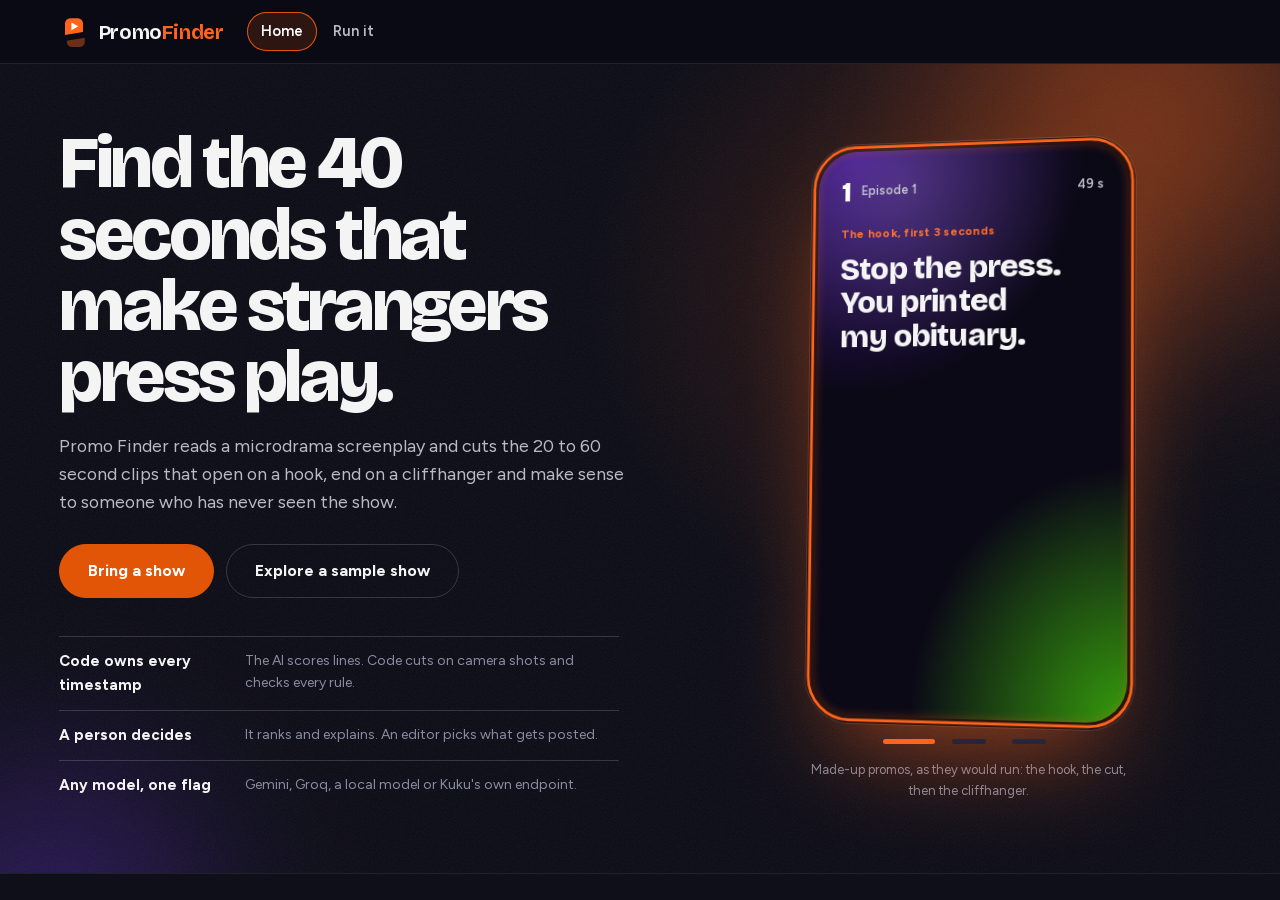
<file: docs/index.html>
<!doctype html>
<html lang="en">
<head>
<meta charset="utf-8">
<meta name="viewport" content="width=device-width, initial-scale=1, viewport-fit=cover">
<meta name="theme-color" content="#0A0A14">
<meta name="wb-token" content="__WB_TOKEN__">
<meta http-equiv="Content-Security-Policy" content="default-src 'none'; script-src 'self' 'wasm-unsafe-eval'; style-src 'self' 'unsafe-inline'; img-src 'self' data: blob:; font-src 'self'; connect-src 'self'; worker-src 'self'; frame-src 'self'; base-uri 'none'; form-action 'none'">
<title>Promo Finder</title>
<link rel="icon" type="image/svg+xml" href="data:image/svg+xml,%3Csvg%20xmlns%3D%22http%3A//www.w3.org/2000/svg%22%20viewBox%3D%220%200%2040%2040%22%3E%3Cdefs%3E%3CclipPath%20id%3D%22t%22%3E%3Cpath%20d%3D%22M0%200H40V18.6L0%2025.4Z%22/%3E%3C/clipPath%3E%3CclipPath%20id%3D%22b%22%3E%3Cpath%20d%3D%22M0%2031.6L40%2024.8V40H0Z%22/%3E%3C/clipPath%3E%3C/defs%3E%3Crect%20x%3D%228%22%20y%3D%221.5%22%20width%3D%2224%22%20height%3D%2237%22%20rx%3D%227%22%20fill%3D%22%23FF641C%22%20clip-path%3D%22url%28%23t%29%22/%3E%3Cg%20transform%3D%22translate%282.4%201.4%29%22%3E%3Crect%20x%3D%228%22%20y%3D%221.5%22%20width%3D%2224%22%20height%3D%2237%22%20rx%3D%227%22%20fill%3D%22%23FF641C%22%20opacity%3D%22.4%22%20clip-path%3D%22url%28%23b%29%22/%3E%3C/g%3E%3Cpath%20d%3D%22M16.6%207.2v10.4l9-5.2z%22%20fill%3D%22%23fff%22/%3E%3C/svg%3E">
<link rel="stylesheet" href="fonts.css?v=1795517937">
<link rel="stylesheet" href="app.css?v=1795517937">
</head>
<body>

<svg width="0" height="0" style="position:absolute" aria-hidden="true">
  <symbol id="logo" viewBox="0 0 40 40">
    <defs>
      <clipPath id="logoTop"><path d="M0 0H40V18.6L0 25.4Z"/></clipPath>
      <clipPath id="logoBottom"><path d="M0 31.6L40 24.8V40H0Z"/></clipPath>
    </defs>
    <rect x="8" y="1.5" width="24" height="37" rx="7" fill="#FF641C" clip-path="url(#logoTop)"/>
    <g transform="translate(2.4 1.4)"><rect x="8" y="1.5" width="24" height="37" rx="7" fill="#FF641C" opacity=".4" clip-path="url(#logoBottom)"/></g>
    <path d="M16.6 7.2v10.4l9-5.2z" fill="#fff"/>
  </symbol>
</svg>

<div id="app" class="app">
  <header class="bar">
    <a class="brand" href="#/" aria-label="Promo Finder, home">
      <svg class="mark" aria-hidden="true"><use href="#logo"/></svg>
      <span class="brand-name">Promo<b>Finder</b></span>
    </a>
    <nav class="nav" id="nav" aria-label="Pages">
      <a href="#/" data-nav="home">Home</a>
      <a href="#/promos" data-nav="promos" class="needs-open">Promos</a>
      <a href="#/season" data-nav="season" class="needs-open">Season</a>
      <a href="#/quality" data-nav="quality" class="needs-open">Quality</a>
      <a href="#/run" data-nav="run">Run it</a>
      <a href="#/review" data-nav="review" class="needs-open">Review <small>optional</small></a>
    </nav>
    <p class="show" id="showTitle"></p>
    <p class="demo-pill" id="demoPill" hidden>Demo with a made-up show</p>
  </header>

  <main class="views">

    <!-- Home: the landing page. It shows no results; those open only when you pick a sample or run a show. -->
    <section class="view" id="v-home" aria-label="Home">
      <div class="hm" id="hm">
        <header class="hm-hero" id="hmHero">
          <i class="hm-orb a" aria-hidden="true"></i><i class="hm-orb b" aria-hidden="true"></i><i class="hm-spot" aria-hidden="true"></i><i class="hm-grain" aria-hidden="true"></i>
          <div class="hm-copy">
            <h1>Find the 40 seconds that make strangers press play.</h1>
            <p class="hm-lede">Promo Finder reads a microdrama screenplay and cuts the 20 to 60 second clips that open on a hook, end on a cliffhanger and make sense to someone who has never seen the show.</p>
            <div class="hm-cta"><a class="pill primary big" href="#/run" id="hmBring">Bring a show</a><button class="pill big" type="button" id="hmSample">Explore a sample show</button></div>
            <ul class="hm-facts">
              <li><b>Code owns every timestamp</b><span>The AI scores lines. Code cuts on camera shots and checks every rule.</span></li>
              <li><b>A person decides</b><span>It ranks and explains. An editor picks what gets posted.</span></li>
              <li><b>Any model, one flag</b><span>Gemini, Groq, a local model or Kuku's own endpoint.</span></li>
            </ul>
          </div>
          <div class="hm-stage">
            <div class="hm-tilt" id="hmTilt">
              <div class="hm-phone ph0" id="hmPhone" aria-label="A sample promo, playing">
                <svg class="hm-ring" viewBox="0 0 360 640" aria-hidden="true"><rect class="t" x="3" y="3" width="354" height="634" rx="46" pathLength="100"/><rect class="a" x="3" y="3" width="354" height="634" rx="46" pathLength="100"/></svg>
                <span class="hm-glare" aria-hidden="true"></span>
                <div class="hm-screen">
                  <p class="hm-top"><b id="hmRank">1</b><span id="hmEp">Episode 1</span><span id="hmLen">49 s</span></p>
                  <p class="hm-label" id="hmLabel">The hook, first 3 seconds</p>
                  <p class="hm-hook" id="hmHook"></p>
                  <span class="hm-cut" aria-hidden="true"></span>
                  <div class="hm-end"><small>Ends on</small><p id="hmEnds"></p></div>
                </div>
              </div>
            </div>
            <div class="hm-dots" id="hmDots" role="group" aria-label="Preview another sample promo"><button type="button" aria-label="Sample promo 1"></button><button type="button" aria-label="Sample promo 2"></button><button type="button" aria-label="Sample promo 3"></button></div>
            <p class="hm-note">Made-up promos, as they would run: the hook, the cut, then the cliffhanger.</p>
          </div>
        </header>

        <section class="hm-how" id="hmHow" aria-label="How it finds a promo">
          <h2>How it finds one</h2>
          <div class="hm-how-grid">
            <ol class="hm-steps" id="hmSteps">
              <li><button type="button" data-s="1" aria-current="true"><i>1</i><span><b>Read the script</b>Every line, shot and sound becomes a timed cue with its own ID.</span></button></li>
              <li><button type="button" data-s="2"><i>2</i><span><b>Score every line</b>An AI rates each line twice: would a clip starting here stop a scroll, would one ending here leave a question open.</span></button></li>
              <li><button type="button" data-s="3"><i>3</i><span><b>Try every legal cut</b>Code pairs each strong opening with each strong ending and keeps only 20 to 60 second cuts on shot edges.</span></button></li>
              <li><button type="button" data-s="4"><i>4</i><span><b>Watch it like a stranger</b>A second AI sees only the clip. Weak openings and endings that answer themselves are dropped.</span></button></li>
              <li><button type="button" data-s="5"><i>5</i><span><b>Rank and hand over</b>Small groups are ranked, the order is set for posting, and an editor gets the list.</span></button></li>
            </ol>
            <div class="hm-vis" id="hmVis" data-step="1" aria-live="off">
              <div class="hv hv1"><ul class="cues">
                <li><time>00:00.00</time><i>E01-001</i><em>Action</em><span>Maya slaps the damp front page on the counter.</span></li>
                <li><time>00:02.29</time><i>E01-002</i><em>Maya</em><span>"Stop the press. You printed my obituary."</span></li>
                <li><time>00:03.00</time><i>E01-003</i><em>Eli</em><span>"Your sister signed off on the proof herself."</span></li>
                <li><time>00:05.80</time><i>E01-004</i><em>Camera</em><span>The red press light reflects in her glasses.</span></li>
                <li><time>00:10.00</time><i>E01-005</i><em>Maya</em><span>"My sister died last winter. Show me the signature."</span></li>
              </ul></div>
              <div class="hv hv2"><ul class="cues scored">
                <li><i>E01-001</i><span>Maya slaps the damp front page on the counter.</span><p><b class="m h" style="--v:3"></b><b class="m c" style="--v:1"></b></p></li>
                <li><i>E01-002</i><span>"Stop the press. You printed my obituary."</span><p><b class="m h" style="--v:3"></b><b class="m c" style="--v:2"></b></p></li>
                <li><i>E01-003</i><span>"Your sister signed off on the proof herself."</span><p><b class="m h" style="--v:1"></b><b class="m c" style="--v:1"></b></p></li>
                <li><i>E01-004</i><span>The red press light reflects in her glasses.</span><p><b class="m h" style="--v:0"></b><b class="m c" style="--v:1"></b></p></li>
                <li><i>E01-005</i><span>"My sister died last winter. Show me the signature."</span><p><b class="m h" style="--v:2"></b><b class="m c" style="--v:3"></b></p></li>
              </ul><p class="key"><b class="m h"></b> hook score <b class="m c"></b> cliffhanger score, 0 to 3</p></div>
              <div class="hv hv3"><div class="pairs" id="hmPairs"></div><p class="key">Rows are openings, columns are endings. Lit cells are legal: 20 to 60 seconds, on shot edges.</p></div>
              <div class="hv hv4"><div class="viewer">
                <p class="vh">A first-time viewer, who sees only the clip</p>
                <dl><dt>Who</dt><dd>A journalist and a print-shop clerk looking at a front page that says she is dead.</dd>
                <dt>First 3 seconds</dt><dd><span class="chip g">stop</span></dd>
                <dt>Makes sense</dt><dd><span class="chip g">yes</span></dd>
                <dt>Ending</dt><dd><span class="chip g">unresolved</span> What is wrong with the signature?</dd></dl>
                <p class="drop-ex"><span class="chip r">scroll past</span> A clip that opens on a quiet look is dropped.</p>
              </div></div>
              <div class="hv hv5"><div class="deck"><span class="mini a"><b>1</b>Stop the press. You printed my obituary.</span><span class="mini b"><b>2</b>Your sister signed off on the proof herself.</span><span class="mini c"><b>3</b>That hasn't happened. Tonight it will.</span></div>
                <p class="files"><span>CSV</span><span>JSON</span><span>EDL for your editor</span><span>contract.json</span></p></div>
            </div>
          </div>
        </section>

        <section class="hm-ways" aria-label="Three ways to run it">
          <h2>Three ways to run it</h2>
          <div class="hm-ways-grid">
            <article><h3>In this tab</h3><p>Rules only, on any script you bring. It runs the real Python engine in your browser. Nothing is uploaded, no key is needed.</p><a class="pill" href="#/run">Run it here</a></article>
            <article class="ai"><h3>With AI, on your computer</h3><p>Start the Workbench, then pick Gemini, Groq, a local model or another engine. Scripts stay on your machine until you confirm a provider.</p><p class="state" id="hmAiState">Checking the Workbench...</p><a class="pill primary" href="#/run/ai">Use AI</a></article>
            <article><h3>From the command line</h3><p>The same engine, scriptable. Swap the model with one flag.</p><pre class="code" id="hmCmd">python3 -m promo scripts.zip \
  --model gemini --votes 2</pre><button class="pill" type="button" id="hmCopy">Copy the command</button></article>
          </div>
        </section>

        <section class="hm-ticket" aria-label="What an editor gets">
          <div><h2>What an editor gets</h2><p>For every promo: the episode and the start and end of each segment, the hook, the cliffhanger and one line on why it works. A posting order. Files an editor can use: CSV, JSON and a cut list for the timeline.</p>
          <p class="muted">Every rejected cut is kept with its reason, so a person can overrule the tool.</p></div>
          <article class="ticket"><header><b>1</b><span>Episode 1, 01:12.80 to 01:52.50</span><em>40 s</em></header>
            <div class="tk-open"><small>Opens on</small><q>Stop the press. You printed my obituary.</q></div>
            <div class="tk-cut" aria-hidden="true"></div>
            <div class="tk-end"><small>Ends on</small><p>What is wrong with the death certificate signature?</p></div>
            <p class="tk-why"><b>Why it works</b> A stranger sees a woman reading her own obituary and is left needing to know who forged it.</p>
            <p class="tk-slot">Post first <span>Sample, made up</span></p></article>
        </section>

        <section class="hm-limits" aria-label="Where it falls short">
          <h2>Where it falls short, in plain words</h2>
          <ul>
            <li><b>It reads a script, not footage.</b> It cannot see acting or pacing. Every time is only as good as the script's timing.</li>
            <li><b>The judge is a model.</b> The scorer and the readers can be the same family, so a stricter or independent model would be better.</li>
            <li><b>The posting order is a hint.</b> Until an editor checks it against what they would post, treat it as a suggestion.</li>
          </ul>
          <button class="pill" type="button" id="hmQuality">See how quality is measured</button>
        </section>

        <footer class="hm-foot"><h2>Bring a show. Get its promos.</h2><div class="hm-cta"><a class="pill primary big" href="#/run">Bring a show</a><button class="pill big" type="button" id="hmSample2">Explore a sample show</button></div></footer>
      </div>
    </section>

    <section class="view" id="v-promos" aria-label="Promos"><div class="pg" id="promosPage"></div></section>
    <section class="view" id="v-season" aria-label="Season"><div class="pg" id="seasonPage"></div></section>
    <section class="view" id="v-quality" aria-label="Quality"><div class="pg" id="qualityPage"></div></section>

    <!-- Run it: bring any show, get its promos. The Python finder runs in this tab; nothing is uploaded. -->
    <section class="view" id="v-run" aria-label="Run it">
      <div class="pg">
        <section class="hero run-hero">
          <h1>Bring a show.<br>Get its promos.</h1>
          <p class="lede">Drop the episodes exactly as Kuku sends them, pick a whole folder, or paste one script. Run it in this tab with no AI, or on your computer with the AI engine you choose. Either way you get a 20 to 60 second cut in every episode and the same results pages.</p>
        </section>

        
        <div class="run-modes" role="tablist" aria-label="Where to run it">
          <button type="button" role="tab" id="rmBrowser" data-mode="browser" aria-selected="true"><b>In this tab</b><span>Rules only. Nothing leaves your computer.</span></button>
          <button type="button" role="tab" id="rmAi" data-mode="ai" aria-selected="false"><b>With AI</b><span id="aiState">The Workbench on this computer</span></button>
        </div>

        <div id="modeBrowser">
        <div class="banner" id="runUnavailable" role="status" hidden>
          <b>The in-page runner is not part of this copy.</b>
          <p>Open the published demo to use it, or run <code>python3 -m promo path/to/scripts.zip</code> on your own computer.</p>
        </div>

        <section class="run-grid" id="runStart">
          <div class="run-main">
            <div class="run-tabs" role="tablist" aria-label="How to bring a show">
              <button type="button" role="tab" aria-selected="true" data-panel="files">Files or a folder</button>
              <button type="button" role="tab" aria-selected="false" data-panel="paste">Paste a script</button>
              <button type="button" role="tab" aria-selected="false" data-panel="example">Try a made-up show</button>
            </div>

            <div class="run-panel" id="panel-files">
              <div class="drop" id="drop">
                <input id="fileIn" class="sr-only" type="file" multiple accept=".txt,.zip,text/plain,application/zip">
                <input id="dirIn" class="sr-only" type="file" webkitdirectory multiple>
                <div class="drop-lit">
                  <small>Hook</small>
                  <p>Drop episodes here</p>
                  <div class="drop-actions">
                    <label for="fileIn" class="pill primary" id="chooseFiles">Choose files</label>
                    <label for="dirIn" class="pill" id="chooseDir">Choose a folder</label>
                  </div>
                  <span class="hint">many .txt episodes, one .zip, or a whole folder</span>
                </div>
                <div class="drop-seam" aria-hidden="true"></div>
                <div class="drop-dim"><small>Cliffhanger</small><p>The promos come back in a second or two</p></div>
              </div>
            </div>

            <div class="run-panel" id="panel-paste" hidden>
              <label class="sr-only" for="pasteIn">Paste one episode's script</label>
              <textarea id="pasteIn" class="paste" rows="11" spellcheck="false" placeholder="EPISODE NUMBER: 1&#10;&#10;**MAYA (stunned):**&#10;Start: (00:02.29) | End: (00:05.17)&#10;&quot;H. Calloway. Our publisher signed your death.&quot;"></textarea>
              <p><button class="pill primary" type="button" id="pasteGo">Find the promos</button> <span class="hint">One episode. Each line needs a time range.</span></p>
            </div>

            <div class="run-panel" id="panel-example" hidden>
              <p class="hint">No script to hand? These are invented, so you can see what comes back.</p>
              <p class="run-examples"><button class="pill" type="button" data-example="the-last-edition.zip">The Last Edition <small>7 episodes</small></button><button class="pill" type="button" data-example="last-edition.zip">Last Edition <small>2 episodes</small></button></p>
            </div>

            <p class="run-status" id="runStatus" role="status" aria-live="polite" hidden></p>
            <div class="run-error" id="runError" role="alert" hidden></div>
            <p><button class="pill" type="button" id="runCancel" hidden>Cancel</button></p>
          </div>

          <aside class="run-facts" aria-label="What to expect">
            <section><h2>What you get</h2><p>One timing-checked cut per episode, ranked, with segment times, an opening line, an ending and a reason. They are <b>rules candidates</b>: found by word-based timing rules, not judged by an AI or a person. The AI-judged version is on the Promos page.</p></section>
            <section><h2>What stays on your computer</h2><p>Everything. No keys, no accounts, no model calls, no analytics. Your files are read in memory, deleted when the run ends and never written to browser storage.</p></section>
            <section><h2>What it reads</h2><p>Text screenplays with a time range on every line, like <code>Start: (00:02.29) | End: (00:05.17)</code>. Up to 25 MB and 200 episodes. SRT and VTT subtitle files are not read yet.</p></section>
          </aside>
        </section>

        <section class="run-fallback" id="runFallback" role="alert" hidden>
          <h2>The in-page runner could not start</h2>
          <p id="runFallbackWhy"></p>
          <p>Everything else on this site still works. You can run any show on your own computer with <code>python3 -m promo path/to/scripts.zip</code>. If this keeps happening, try a current Safari, Chrome or Firefox.</p>
          <p><button class="pill primary" type="button" id="runRetry">Try again</button></p>
        </section>

        <section class="run-result" id="runResult" hidden aria-label="Results">
          <div class="run-bar">
            <p class="run-title"><b id="rTitle"></b><span id="rMeta"></span></p>
            <div class="run-actions">
              <button class="pill primary" type="button" id="dlZip">Download all run files (.zip)</button>
              <button class="pill" type="button" id="runAgain">Run another show</button>
            </div>
          </div>
          <iframe id="runView" class="run-view" title="Results for the show you brought" hidden></iframe>
        </section>

        <section class="band split">
          <div><h2>Want the AI on top?</h2>
            <p>The browser version stops at rules candidates. On your own computer, add a model: it scores every line as an opening and an ending, a second model checks each clip like a first-time viewer, and the survivors are ranked. Swap the model with one flag: <code>gemini</code>, <code>groq</code>, <code>openrouter</code>, <code>ollama</code>, or any OpenAI-compatible endpoint.</p></div>
<pre class="code">python3 -m promo path/to/scripts.zip

python3 -m promo path/to/scripts.zip \
  --model gemini --judge gemini:gemini-3.1-flash-lite \
  --votes 2 --joins</pre>
        </section>
        </div>

        <div id="modeAi" hidden>
          <section class="ai-off" id="aiOff" hidden>
            <h2>Run it on your computer</h2>
            <p>The AI engines need a key and a small local server, so they cannot run inside a public web page. Four steps give you this same page with the AI option switched on. You only need Python 3. There is nothing to install.</p>
            <ol class="run-steps">
              <li>
                <h3>Get the code</h3>
                <div class="cmd"><pre class="code">git clone https://github.com/anshul23102/promo-finder.git
cd promo-finder</pre><button class="pill" type="button" data-copy="git clone https://github.com/anshul23102/promo-finder.git&#10;cd promo-finder">Copy</button></div>
              </li>
              <li>
                <h3>Add a key</h3>
                <p>Copy the example file, then paste a free <a href="https://aistudio.google.com/apikey" target="_blank" rel="noopener">Gemini key</a> after <code>GEMINI_API_KEY=</code>. A <a href="https://console.groq.com/keys" target="_blank" rel="noopener">Groq key</a> works too. A local Ollama model needs no key.</p>
                <div class="cmd"><pre class="code">cp .env.example .env</pre><button class="pill" type="button" data-copy="cp .env.example .env">Copy</button></div>
              </li>
              <li>
                <h3>Start the Workbench</h3>
                <div class="cmd"><pre class="code">python3 ui-claude/workbench.py</pre><button class="pill" type="button" data-copy="python3 ui-claude/workbench.py">Copy</button></div>
              </li>
              <li>
                <h3>Open Run it, then With AI</h3>
                <p>A page opens at <code>127.0.0.1:8770</code>. The With AI option now says "Connected on this computer". Add your scripts, pick an engine, tick the confirm box and watch the run.</p>
              </li>
            </ol>
            <p class="muted">It listens on 127.0.0.1 only, keeps your scripts under <code>private/workbench/</code>, and asks before anything is sent to a provider. Without a key, the in-tab runner still works with no AI.</p>
            <p><button class="pill" type="button" id="aiBack">Use the in-tab runner</button></p>
          </section>

          <section class="ai-on" id="aiOn" hidden>
            <div class="ai-grid">
              <div class="ai-main" id="aiStart">
                <h2 class="ai-h"><i>1</i>Add the scripts</h2>
                <div class="drop" id="aiDrop">
                  <input id="aiFileIn" class="sr-only" type="file" multiple accept=".txt,.zip,text/plain,application/zip">
                  <input id="aiDirIn" class="sr-only" type="file" webkitdirectory multiple>
                  <div class="drop-lit">
                    <small>Hook</small>
                    <p>Drop episodes here</p>
                    <div class="drop-actions">
                      <label for="aiFileIn" class="pill primary">Choose files</label>
                      <label for="aiDirIn" class="pill">Choose a folder</label>
                      <button class="pill" type="button" id="aiExample">Use a made-up show</button>
                    </div>
                    <span class="hint">many .txt episodes, one .zip, or a whole folder</span>
                  </div>
                  <div class="drop-seam" aria-hidden="true"></div>
                  <div class="drop-dim"><small>Cliffhanger</small><p>The promos come back when the run finishes</p></div>
                </div>
                <ul class="ai-files" id="aiFiles" aria-label="Files added"></ul>
                <label class="ai-field">Show name <input type="text" id="aiTitle" maxlength="80" placeholder="My show"></label>

                <h2 class="ai-h"><i>2</i>Choose the engine</h2>
                <div class="ai-engines" id="aiEngines" role="radiogroup" aria-label="Engine"></div>
                <label class="ai-field" id="aiModelWrap" hidden>Model <input type="text" id="aiModel" autocomplete="off" spellcheck="false"></label>
                <label class="ai-field" id="aiBaseWrap" hidden>Endpoint address <input type="text" id="aiBase" placeholder="https://host/v1" autocomplete="off" spellcheck="false"></label>
                <p id="aiKeyToggleWrap" hidden><button class="linklike" id="aiKeyToggle" type="button">Use a different key for this run</button></p>
                <label class="ai-field" id="aiKeyWrap" hidden>API key for this run <input type="password" id="aiKey" autocomplete="off" spellcheck="false" placeholder="Paste a key, or leave empty to use the .env file"><small class="muted">Held in memory while the run lasts. Never saved, logged or shown again.</small></label>
                <label class="ai-field" id="aiEpsWrap">Episodes <input type="text" id="aiEps" placeholder="all, or for example 1-5 or 2,7,33" autocomplete="off"></label>
                <div class="ai-warn" id="aiSends" hidden><p id="aiSendsText"></p><label><input type="checkbox" id="aiConfirm"> I am allowed to send these scripts to that provider.</label></div>

                <h2 class="ai-h"><i>3</i>Run</h2>
                <p><button class="pill primary big" type="button" id="aiRun" disabled>Find the promos</button></p>
                <p class="run-error" id="aiError" role="alert" hidden></p>
                <div class="ai-prog" id="aiProg" hidden aria-live="polite">
                  <p class="ai-phase"><span class="spin" aria-hidden="true"></span><b id="aiPhase">Starting</b><span id="aiClock" class="muted"></span><button class="pill" type="button" id="aiStop">Stop</button></p>
                  <p class="ai-hint" id="aiHint" role="status" hidden></p>
                  <ol class="ai-steps" id="aiSteps"></ol>
                  <details><summary>Show the log</summary><pre class="ai-log" id="aiLog"></pre></details>
                </div>
              </div>
              <aside class="run-facts" aria-label="What to expect">
                <section><h2>What you get</h2><p>The full pipeline: every line scored, every legal cut tried, each clip read by a stranger, ranked, with a written reason. The same results pages as the sample, for your show.</p></section>
                <section><h2>What leaves your computer</h2><p>With <b>No AI</b> or a <b>local model</b>, nothing. With Gemini or Groq, the script text goes to that provider, and only after you tick the box. Keys stay in the <code>.env</code> file; this page never sees them.</p></section>
                <section><h2>How long it takes</h2><p>A few minutes for a handful of episodes on a free plan, longer for a full show. Answers are cached, so a stopped run resumes without paying again.</p></section>
              </aside>
            </div>
            <section class="run-result" id="aiResult" hidden aria-label="Results">
              <div class="run-bar">
                <p class="run-title"><b id="aiRTitle"></b><span id="aiRMeta"></span></p>
                <div class="run-actions">
                  <a class="pill primary" id="aiOpenFull" target="_blank" rel="noopener" href="#">Open in its own tab</a>
                  <button class="pill" type="button" id="aiAgain">Run another show</button>
                </div>
              </div>
              <ul class="banner-list" id="aiWarn" hidden></ul>
              <iframe id="aiView" class="run-view" title="Results for the show you ran" hidden></iframe>
            </section>
          </section>
        </div>

      </div>
    </section>

    <!-- Review: optional. Its script and styles load the first time this tab opens. -->
    <section class="view" id="v-review" aria-label="Review">
      <div class="optional-note">
        <h1 class="sr-only">Review (optional)</h1>
        <span class="tag-opt">Optional</span>
        <p>The tool's job ends at the list of promos. This is the step after it: play each promo as it would run, nudge the cut points (they snap to clean line breaks and are checked against the 20 to 60 second rule), and mark keep, trim or pass. Your marks stay in this browser; the handoff is a list an editor can cut from.</p>
        <span id="progress" class="muted"></span>
        <button id="rvCsv" class="pill" type="button">Download handoff (CSV)</button>
        <button id="rvJson" class="pill" type="button">JSON</button>
      </div>
      <div class="room" id="room">
        <aside class="feed" id="feed" aria-label="Promos to review"></aside>

        <section class="stage" aria-label="Player">
          <div class="phone-wrap">
            <div class="phone" id="phone">
              <svg class="gate" viewBox="0 0 360 640" aria-hidden="true">
                <rect class="gate-track" x="3" y="3" width="354" height="634" rx="46" pathLength="100"/>
                <rect class="gate-arc" id="gateArc" x="3" y="3" width="354" height="634" rx="46" pathLength="100"/>
              </svg>
              <div class="screen" id="screen">
                <div class="backdrop" aria-hidden="true"><i class="orb o1"></i><i class="orb o2"></i><i class="grain"></i><i class="vignette"></i></div>
                <div class="hud">
                  <div class="hud-shot" id="shotTag"></div>
                  <div class="hud-gate" id="gateTag"></div>
                </div>
                <p class="narration" id="narr"></p>
                <div class="subtitle" id="sub"><span class="who" id="subWho"></span><p class="line" id="subLine"></p></div>
                <p class="sfx" id="sfx"></p>
                <div class="cut" id="cutScreen" aria-live="polite">
                  <div class="cut-line"></div>
                  <p class="cut-kicker">The clip ends here</p>
                  <p class="cut-question" id="cutQuestion"></p>
                  <div class="cut-actions">
                    <button class="pill ghost" id="peekBtn" type="button">Peek at what happens next</button>
                    <button class="pill ghost" id="replayBtn" type="button">Replay</button>
                  </div>
                  <p class="cut-peek" id="cutPeek" hidden></p>
                </div>
              </div>
            </div>
          </div>

          <div class="timeline-card">
            <div class="timeline-head">
              <p class="timeline-title">Trim the cut</p>
              <p class="timeline-hint" id="timelineHint">Drag In and Out. They land only on clean line breaks.</p>
            </div>
            <div class="timeline" id="timeline"></div>
          </div>
          <div class="transport" role="group" aria-label="Playback">
            <button id="playBtn" class="icon-btn lg" type="button" aria-label="Play"></button>
            <button id="restartBtn" class="icon-btn" type="button" aria-label="Restart (R)">
              <svg viewBox="0 0 24 24" aria-hidden="true"><path d="M6 5v14M20 6.5v11L10 12z" fill="currentColor" stroke="currentColor" stroke-width="1.8" stroke-linejoin="round" stroke-linecap="round"/></svg>
            </button>
            <span class="clock" id="clock">00:00.0</span>
            <span class="clock dim" id="clockTotal"></span>
            <span class="spacer"></span>
            <button id="speedBtn" class="chip" type="button" aria-label="Playback speed">1x</button>
            <button id="theatreBtn" class="chip" type="button" aria-pressed="false" title="Hide everything but the reel (F)">Theatre</button>
          </div>
        </section>

        <aside class="slate" id="slate" aria-label="Verdict"></aside>
      </div>
    </section>
  </main>
  <div class="toast" id="toast" role="status" aria-live="polite"></div>
</div>

<script src="data.js?v=1795517937"></script>
<script src="app.js?v=1795517937"></script>
</body>
</html>
</file>
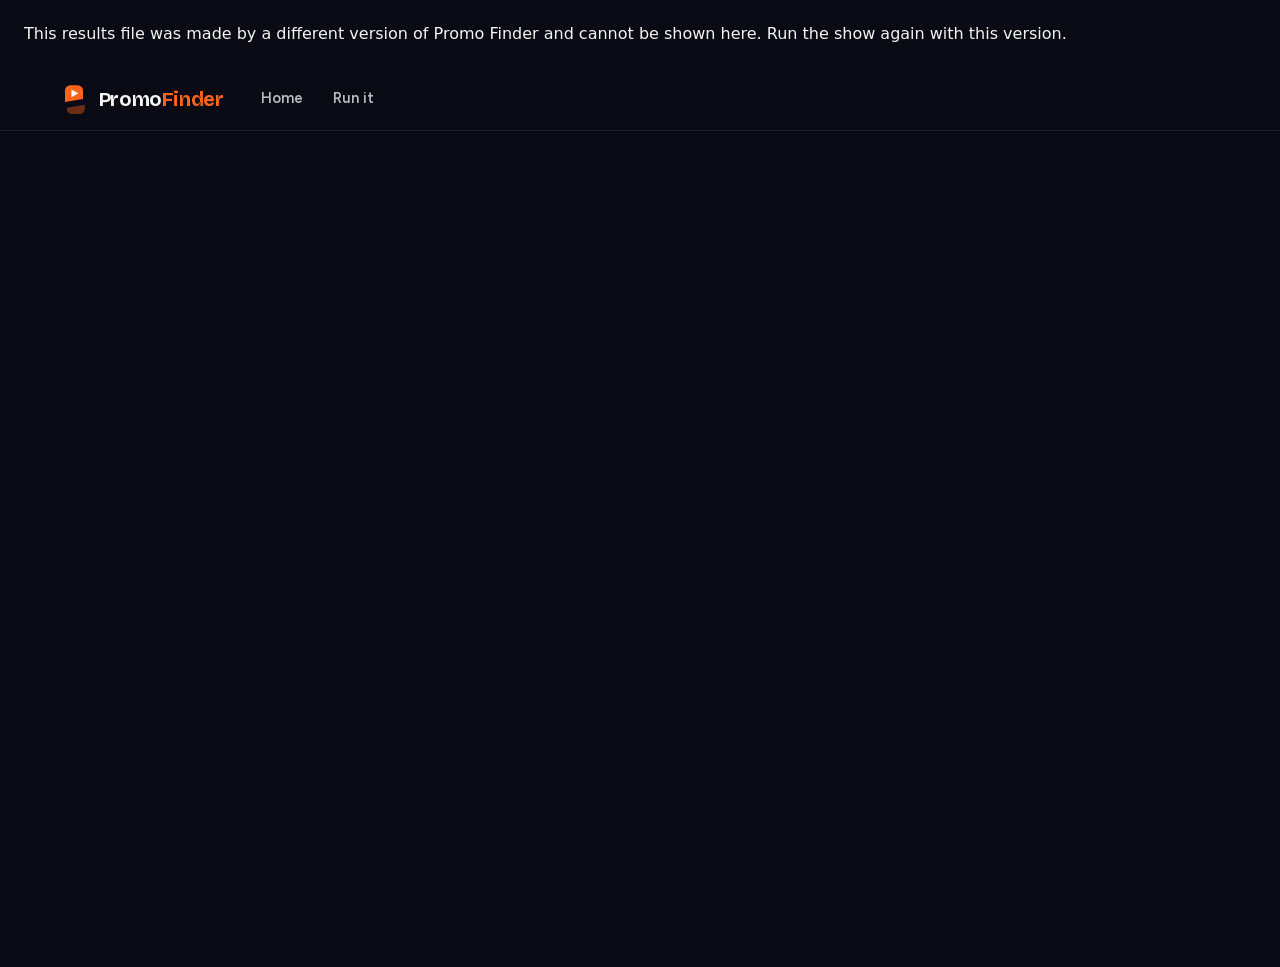
<file: docs/run/view.html>
<!doctype html>
<html lang="en">
<head>
<meta charset="utf-8">
<meta http-equiv="Content-Security-Policy" content="default-src 'self'; script-src 'self'; style-src 'self' 'unsafe-inline'; img-src 'self' data: blob:; font-src 'self'; connect-src 'none'; base-uri 'none'">
<meta name="viewport" content="width=device-width, initial-scale=1, viewport-fit=cover">
<meta name="theme-color" content="#0A0A14">
<meta name="wb-token" content="__WB_TOKEN__">
<meta http-equiv="Content-Security-Policy" content="default-src 'none'; script-src 'self' 'wasm-unsafe-eval'; style-src 'self' 'unsafe-inline'; img-src 'self' data: blob:; font-src 'self'; connect-src 'self'; worker-src 'self'; frame-src 'self'; base-uri 'none'; form-action 'none'">
<title>Promo Finder</title>
<link rel="icon" type="image/svg+xml" href="data:image/svg+xml,%3Csvg%20xmlns%3D%22http%3A//www.w3.org/2000/svg%22%20viewBox%3D%220%200%2040%2040%22%3E%3Cdefs%3E%3CclipPath%20id%3D%22t%22%3E%3Cpath%20d%3D%22M0%200H40V18.6L0%2025.4Z%22/%3E%3C/clipPath%3E%3CclipPath%20id%3D%22b%22%3E%3Cpath%20d%3D%22M0%2031.6L40%2024.8V40H0Z%22/%3E%3C/clipPath%3E%3C/defs%3E%3Crect%20x%3D%228%22%20y%3D%221.5%22%20width%3D%2224%22%20height%3D%2237%22%20rx%3D%227%22%20fill%3D%22%23FF641C%22%20clip-path%3D%22url%28%23t%29%22/%3E%3Cg%20transform%3D%22translate%282.4%201.4%29%22%3E%3Crect%20x%3D%228%22%20y%3D%221.5%22%20width%3D%2224%22%20height%3D%2237%22%20rx%3D%227%22%20fill%3D%22%23FF641C%22%20opacity%3D%22.4%22%20clip-path%3D%22url%28%23b%29%22/%3E%3C/g%3E%3Cpath%20d%3D%22M16.6%207.2v10.4l9-5.2z%22%20fill%3D%22%23fff%22/%3E%3C/svg%3E">
<link rel="stylesheet" href="../fonts.css">
<link rel="stylesheet" href="../app.css?v=087902986b">
</head>
<body>

<svg width="0" height="0" style="position:absolute" aria-hidden="true">
  <symbol id="logo" viewBox="0 0 40 40">
    <defs>
      <clipPath id="logoTop"><path d="M0 0H40V18.6L0 25.4Z"/></clipPath>
      <clipPath id="logoBottom"><path d="M0 31.6L40 24.8V40H0Z"/></clipPath>
    </defs>
    <rect x="8" y="1.5" width="24" height="37" rx="7" fill="#FF641C" clip-path="url(#logoTop)"/>
    <g transform="translate(2.4 1.4)"><rect x="8" y="1.5" width="24" height="37" rx="7" fill="#FF641C" opacity=".4" clip-path="url(#logoBottom)"/></g>
    <path d="M16.6 7.2v10.4l9-5.2z" fill="#fff"/>
  </symbol>
</svg>

<div id="app" class="app">
  <header class="bar">
    <a class="brand" href="#/" aria-label="Promo Finder, home">
      <svg class="mark" aria-hidden="true"><use href="#logo"/></svg>
      <span class="brand-name">Promo<b>Finder</b></span>
    </a>
    <nav class="nav" id="nav" aria-label="Pages">
      <a href="#/" data-nav="home">Home</a>
      <a href="#/promos" data-nav="promos" class="needs-open">Promos</a>
      <a href="#/season" data-nav="season" class="needs-open">Season</a>
      <a href="#/quality" data-nav="quality" class="needs-open">Quality</a>
      <a href="#/run" data-nav="run">Run it</a>
      <a href="#/review" data-nav="review" class="needs-open">Review <small>optional</small></a>
    </nav>
    <p class="show" id="showTitle"></p>
    <p class="demo-pill" id="demoPill" hidden>Demo with a made-up show</p>
  </header>

  <main class="views">

    <!-- Home: the landing page. It shows no results; those open only when you pick a sample or run a show. -->
    <section class="view" id="v-home" aria-label="Home">
      <div class="hm" id="hm">
        <header class="hm-hero" id="hmHero">
          <i class="hm-orb a" aria-hidden="true"></i><i class="hm-orb b" aria-hidden="true"></i><i class="hm-spot" aria-hidden="true"></i><i class="hm-grain" aria-hidden="true"></i>
          <div class="hm-copy">
            <h1>Find the 40 seconds that make strangers press play.</h1>
            <p class="hm-lede">Promo Finder reads a microdrama screenplay and cuts the 20 to 60 second clips that open on a hook, end on a cliffhanger and make sense to someone who has never seen the show.</p>
            <div class="hm-cta"><a class="pill primary big" href="#/run" id="hmBring">Bring a show</a><button class="pill big" type="button" id="hmSample">Explore a sample show</button></div>
            <ul class="hm-facts">
              <li><b>Code owns every timestamp</b><span>The AI scores lines. Code cuts on camera shots and checks every rule.</span></li>
              <li><b>A person decides</b><span>It ranks and explains. An editor picks what gets posted.</span></li>
              <li><b>Any model, one flag</b><span>Gemini, Groq, a local model or Kuku's own endpoint.</span></li>
            </ul>
          </div>
          <div class="hm-stage">
            <div class="hm-tilt" id="hmTilt">
              <div class="hm-phone ph0" id="hmPhone" aria-label="A sample promo, playing">
                <svg class="hm-ring" viewBox="0 0 360 640" aria-hidden="true"><rect class="t" x="3" y="3" width="354" height="634" rx="46" pathLength="100"/><rect class="a" x="3" y="3" width="354" height="634" rx="46" pathLength="100"/></svg>
                <span class="hm-glare" aria-hidden="true"></span>
                <div class="hm-screen">
                  <p class="hm-top"><b id="hmRank">1</b><span id="hmEp">Episode 1</span><span id="hmLen">49 s</span></p>
                  <p class="hm-label" id="hmLabel">The hook, first 3 seconds</p>
                  <p class="hm-hook" id="hmHook"></p>
                  <span class="hm-cut" aria-hidden="true"></span>
                  <div class="hm-end"><small>Ends on</small><p id="hmEnds"></p></div>
                </div>
              </div>
            </div>
            <div class="hm-dots" id="hmDots" role="group" aria-label="Preview another sample promo"><button type="button" aria-label="Sample promo 1"></button><button type="button" aria-label="Sample promo 2"></button><button type="button" aria-label="Sample promo 3"></button></div>
            <p class="hm-note">Made-up promos, as they would run: the hook, the cut, then the cliffhanger.</p>
          </div>
        </header>

        <section class="hm-how" id="hmHow" aria-label="How it finds a promo">
          <h2>How it finds one</h2>
          <div class="hm-how-grid">
            <ol class="hm-steps" id="hmSteps">
              <li><button type="button" data-s="1" aria-current="true"><i>1</i><span><b>Read the script</b>Every line, shot and sound becomes a timed cue with its own ID.</span></button></li>
              <li><button type="button" data-s="2"><i>2</i><span><b>Score every line</b>An AI rates each line twice: would a clip starting here stop a scroll, would one ending here leave a question open.</span></button></li>
              <li><button type="button" data-s="3"><i>3</i><span><b>Try every legal cut</b>Code pairs each strong opening with each strong ending and keeps only 20 to 60 second cuts on shot edges.</span></button></li>
              <li><button type="button" data-s="4"><i>4</i><span><b>Watch it like a stranger</b>A second AI sees only the clip. Weak openings and endings that answer themselves are dropped.</span></button></li>
              <li><button type="button" data-s="5"><i>5</i><span><b>Rank and hand over</b>Small groups are ranked, the order is set for posting, and an editor gets the list.</span></button></li>
            </ol>
            <div class="hm-vis" id="hmVis" data-step="1" aria-live="off">
              <div class="hv hv1"><ul class="cues">
                <li><time>00:00.00</time><i>E01-001</i><em>Action</em><span>Maya slaps the damp front page on the counter.</span></li>
                <li><time>00:02.29</time><i>E01-002</i><em>Maya</em><span>"Stop the press. You printed my obituary."</span></li>
                <li><time>00:03.00</time><i>E01-003</i><em>Eli</em><span>"Your sister signed off on the proof herself."</span></li>
                <li><time>00:05.80</time><i>E01-004</i><em>Camera</em><span>The red press light reflects in her glasses.</span></li>
                <li><time>00:10.00</time><i>E01-005</i><em>Maya</em><span>"My sister died last winter. Show me the signature."</span></li>
              </ul></div>
              <div class="hv hv2"><ul class="cues scored">
                <li><i>E01-001</i><span>Maya slaps the damp front page on the counter.</span><p><b class="m h" style="--v:3"></b><b class="m c" style="--v:1"></b></p></li>
                <li><i>E01-002</i><span>"Stop the press. You printed my obituary."</span><p><b class="m h" style="--v:3"></b><b class="m c" style="--v:2"></b></p></li>
                <li><i>E01-003</i><span>"Your sister signed off on the proof herself."</span><p><b class="m h" style="--v:1"></b><b class="m c" style="--v:1"></b></p></li>
                <li><i>E01-004</i><span>The red press light reflects in her glasses.</span><p><b class="m h" style="--v:0"></b><b class="m c" style="--v:1"></b></p></li>
                <li><i>E01-005</i><span>"My sister died last winter. Show me the signature."</span><p><b class="m h" style="--v:2"></b><b class="m c" style="--v:3"></b></p></li>
              </ul><p class="key"><b class="m h"></b> hook score <b class="m c"></b> cliffhanger score, 0 to 3</p></div>
              <div class="hv hv3"><div class="pairs" id="hmPairs"></div><p class="key">Rows are openings, columns are endings. Lit cells are legal: 20 to 60 seconds, on shot edges.</p></div>
              <div class="hv hv4"><div class="viewer">
                <p class="vh">A first-time viewer, who sees only the clip</p>
                <dl><dt>Who</dt><dd>A journalist and a print-shop clerk looking at a front page that says she is dead.</dd>
                <dt>First 3 seconds</dt><dd><span class="chip g">stop</span></dd>
                <dt>Makes sense</dt><dd><span class="chip g">yes</span></dd>
                <dt>Ending</dt><dd><span class="chip g">unresolved</span> What is wrong with the signature?</dd></dl>
                <p class="drop-ex"><span class="chip r">scroll past</span> A clip that opens on a quiet look is dropped.</p>
              </div></div>
              <div class="hv hv5"><div class="deck"><span class="mini a"><b>1</b>Stop the press. You printed my obituary.</span><span class="mini b"><b>2</b>Your sister signed off on the proof herself.</span><span class="mini c"><b>3</b>That hasn't happened. Tonight it will.</span></div>
                <p class="files"><span>CSV</span><span>JSON</span><span>EDL for your editor</span><span>contract.json</span></p></div>
            </div>
          </div>
        </section>

        <section class="hm-ways" aria-label="Three ways to run it">
          <h2>Three ways to run it</h2>
          <div class="hm-ways-grid">
            <article><h3>In this tab</h3><p>Rules only, on any script you bring. It runs the real Python engine in your browser. Nothing is uploaded, no key is needed.</p><a class="pill" href="#/run">Run it here</a></article>
            <article class="ai"><h3>With AI, on your computer</h3><p>Start the Workbench, then pick Gemini, Groq, a local model or another engine. Scripts stay on your machine until you confirm a provider.</p><p class="state" id="hmAiState">Checking the Workbench...</p><a class="pill primary" href="#/run/ai">Use AI</a></article>
            <article><h3>From the command line</h3><p>The same engine, scriptable. Swap the model with one flag.</p><pre class="code" id="hmCmd">python3 -m promo scripts.zip \
  --model gemini --votes 2</pre><button class="pill" type="button" id="hmCopy">Copy the command</button></article>
          </div>
        </section>

        <section class="hm-ticket" aria-label="What an editor gets">
          <div><h2>What an editor gets</h2><p>For every promo: the episode and the start and end of each segment, the hook, the cliffhanger and one line on why it works. A posting order. Files an editor can use: CSV, JSON and a cut list for the timeline.</p>
          <p class="muted">Every rejected cut is kept with its reason, so a person can overrule the tool.</p></div>
          <article class="ticket"><header><b>1</b><span>Episode 1, 01:12.80 to 01:52.50</span><em>40 s</em></header>
            <div class="tk-open"><small>Opens on</small><q>Stop the press. You printed my obituary.</q></div>
            <div class="tk-cut" aria-hidden="true"></div>
            <div class="tk-end"><small>Ends on</small><p>What is wrong with the death certificate signature?</p></div>
            <p class="tk-why"><b>Why it works</b> A stranger sees a woman reading her own obituary and is left needing to know who forged it.</p>
            <p class="tk-slot">Post first <span>Sample, made up</span></p></article>
        </section>

        <section class="hm-limits" aria-label="Where it falls short">
          <h2>Where it falls short, in plain words</h2>
          <ul>
            <li><b>It reads a script, not footage.</b> It cannot see acting or pacing. Every time is only as good as the script's timing.</li>
            <li><b>The judge is a model.</b> The scorer and the readers can be the same family, so a stricter or independent model would be better.</li>
            <li><b>The posting order is a hint.</b> Until an editor checks it against what they would post, treat it as a suggestion.</li>
          </ul>
          <button class="pill" type="button" id="hmQuality">See how quality is measured</button>
        </section>

        <footer class="hm-foot"><h2>Bring a show. Get its promos.</h2><div class="hm-cta"><a class="pill primary big" href="#/run">Bring a show</a><button class="pill big" type="button" id="hmSample2">Explore a sample show</button></div></footer>
      </div>
    </section>

    <section class="view" id="v-promos" aria-label="Promos"><div class="pg" id="promosPage"></div></section>
    <section class="view" id="v-season" aria-label="Season"><div class="pg" id="seasonPage"></div></section>
    <section class="view" id="v-quality" aria-label="Quality"><div class="pg" id="qualityPage"></div></section>

    <!-- Run it: bring any show, get its promos. The Python finder runs in this tab; nothing is uploaded. -->
    <section class="view" id="v-run" aria-label="Run it">
      <div class="pg">
        <section class="hero run-hero">
          <h1>Bring a show.<br>Get its promos.</h1>
          <p class="lede">Drop the episodes exactly as Kuku sends them, pick a whole folder, or paste one script. Run it in this tab with no AI, or on your computer with the AI engine you choose. Either way you get a 20 to 60 second cut in every episode and the same results pages.</p>
        </section>

        
        <div class="run-modes" role="tablist" aria-label="Where to run it">
          <button type="button" role="tab" id="rmBrowser" data-mode="browser" aria-selected="true"><b>In this tab</b><span>Rules only. Nothing leaves your computer.</span></button>
          <button type="button" role="tab" id="rmAi" data-mode="ai" aria-selected="false"><b>With AI</b><span id="aiState">The Workbench on this computer</span></button>
        </div>

        <div id="modeBrowser">
        <div class="banner" id="runUnavailable" role="status" hidden>
          <b>The in-page runner is not part of this copy.</b>
          <p>Open the published demo to use it, or run <code>python3 -m promo path/to/scripts.zip</code> on your own computer.</p>
        </div>

        <section class="run-grid" id="runStart">
          <div class="run-main">
            <div class="run-tabs" role="tablist" aria-label="How to bring a show">
              <button type="button" role="tab" aria-selected="true" data-panel="files">Files or a folder</button>
              <button type="button" role="tab" aria-selected="false" data-panel="paste">Paste a script</button>
              <button type="button" role="tab" aria-selected="false" data-panel="example">Try a made-up show</button>
            </div>

            <div class="run-panel" id="panel-files">
              <div class="drop" id="drop">
                <input id="fileIn" class="sr-only" type="file" multiple accept=".txt,.zip,text/plain,application/zip">
                <input id="dirIn" class="sr-only" type="file" webkitdirectory multiple>
                <div class="drop-lit">
                  <small>Hook</small>
                  <p>Drop episodes here</p>
                  <div class="drop-actions">
                    <label for="fileIn" class="pill primary" id="chooseFiles">Choose files</label>
                    <label for="dirIn" class="pill" id="chooseDir">Choose a folder</label>
                  </div>
                  <span class="hint">many .txt episodes, one .zip, or a whole folder</span>
                </div>
                <div class="drop-seam" aria-hidden="true"></div>
                <div class="drop-dim"><small>Cliffhanger</small><p>The promos come back in a second or two</p></div>
              </div>
            </div>

            <div class="run-panel" id="panel-paste" hidden>
              <label class="sr-only" for="pasteIn">Paste one episode's script</label>
              <textarea id="pasteIn" class="paste" rows="11" spellcheck="false" placeholder="EPISODE NUMBER: 1&#10;&#10;**MAYA (stunned):**&#10;Start: (00:02.29) | End: (00:05.17)&#10;&quot;H. Calloway. Our publisher signed your death.&quot;"></textarea>
              <p><button class="pill primary" type="button" id="pasteGo">Find the promos</button> <span class="hint">One episode. Each line needs a time range.</span></p>
            </div>

            <div class="run-panel" id="panel-example" hidden>
              <p class="hint">No script to hand? These are invented, so you can see what comes back.</p>
              <p class="run-examples"><button class="pill" type="button" data-example="the-last-edition.zip">The Last Edition <small>7 episodes</small></button><button class="pill" type="button" data-example="last-edition.zip">Last Edition <small>2 episodes</small></button></p>
            </div>

            <p class="run-status" id="runStatus" role="status" aria-live="polite" hidden></p>
            <div class="run-error" id="runError" role="alert" hidden></div>
            <p><button class="pill" type="button" id="runCancel" hidden>Cancel</button></p>
          </div>

          <aside class="run-facts" aria-label="What to expect">
            <section><h2>What you get</h2><p>One timing-checked cut per episode, ranked, with segment times, an opening line, an ending and a reason. They are <b>rules candidates</b>: found by word-based timing rules, not judged by an AI or a person. The AI-judged version is on the Promos page.</p></section>
            <section><h2>What stays on your computer</h2><p>Everything. No keys, no accounts, no model calls, no analytics. Your files are read in memory, deleted when the run ends and never written to browser storage.</p></section>
            <section><h2>What it reads</h2><p>Text screenplays with a time range on every line, like <code>Start: (00:02.29) | End: (00:05.17)</code>. Up to 25 MB and 200 episodes. SRT and VTT subtitle files are not read yet.</p></section>
          </aside>
        </section>

        <section class="run-fallback" id="runFallback" role="alert" hidden>
          <h2>The in-page runner could not start</h2>
          <p id="runFallbackWhy"></p>
          <p>Everything else on this site still works. You can run any show on your own computer with <code>python3 -m promo path/to/scripts.zip</code>. If this keeps happening, try a current Safari, Chrome or Firefox.</p>
          <p><button class="pill primary" type="button" id="runRetry">Try again</button></p>
        </section>

        <section class="run-result" id="runResult" hidden aria-label="Results">
          <div class="run-bar">
            <p class="run-title"><b id="rTitle"></b><span id="rMeta"></span></p>
            <div class="run-actions">
              <button class="pill primary" type="button" id="dlZip">Download all run files (.zip)</button>
              <button class="pill" type="button" id="runAgain">Run another show</button>
            </div>
          </div>
          <iframe id="runView" class="run-view" title="Results for the show you brought" hidden></iframe>
        </section>

        <section class="band split">
          <div><h2>Want the AI on top?</h2>
            <p>The browser version stops at rules candidates. On your own computer, add a model: it scores every line as an opening and an ending, a second model checks each clip like a first-time viewer, and the survivors are ranked. Swap the model with one flag: <code>gemini</code>, <code>groq</code>, <code>openrouter</code>, <code>ollama</code>, or any OpenAI-compatible endpoint.</p></div>
<pre class="code">python3 -m promo path/to/scripts.zip

python3 -m promo path/to/scripts.zip \
  --model gemini --judge gemini:gemini-3.1-flash-lite \
  --votes 2 --joins</pre>
        </section>
        </div>

        <div id="modeAi" hidden>
          <section class="ai-off" id="aiOff" hidden>
            <h2>Run it on your computer</h2>
            <p>The AI engines need a key and a small local server, so they cannot run inside a public web page. Four steps give you this same page with the AI option switched on. You only need Python 3. There is nothing to install.</p>
            <ol class="run-steps">
              <li>
                <h3>Get the code</h3>
                <div class="cmd"><pre class="code">git clone https://github.com/anshul23102/promo-finder.git
cd promo-finder</pre><button class="pill" type="button" data-copy="git clone https://github.com/anshul23102/promo-finder.git&#10;cd promo-finder">Copy</button></div>
              </li>
              <li>
                <h3>Add a key</h3>
                <p>Copy the example file, then paste a free <a href="https://aistudio.google.com/apikey" target="_blank" rel="noopener">Gemini key</a> after <code>GEMINI_API_KEY=</code>. A <a href="https://console.groq.com/keys" target="_blank" rel="noopener">Groq key</a> works too. A local Ollama model needs no key.</p>
                <div class="cmd"><pre class="code">cp .env.example .env</pre><button class="pill" type="button" data-copy="cp .env.example .env">Copy</button></div>
              </li>
              <li>
                <h3>Start the Workbench</h3>
                <div class="cmd"><pre class="code">python3 ui-claude/workbench.py</pre><button class="pill" type="button" data-copy="python3 ui-claude/workbench.py">Copy</button></div>
              </li>
              <li>
                <h3>Open Run it, then With AI</h3>
                <p>A page opens at <code>127.0.0.1:8770</code>. The With AI option now says "Connected on this computer". Add your scripts, pick an engine, tick the confirm box and watch the run.</p>
              </li>
            </ol>
            <p class="muted">It listens on 127.0.0.1 only, keeps your scripts under <code>private/workbench/</code>, and asks before anything is sent to a provider. Without a key, the in-tab runner still works with no AI.</p>
            <p><button class="pill" type="button" id="aiBack">Use the in-tab runner</button></p>
          </section>

          <section class="ai-on" id="aiOn" hidden>
            <div class="ai-grid">
              <div class="ai-main" id="aiStart">
                <h2 class="ai-h"><i>1</i>Add the scripts</h2>
                <div class="drop" id="aiDrop">
                  <input id="aiFileIn" class="sr-only" type="file" multiple accept=".txt,.zip,text/plain,application/zip">
                  <input id="aiDirIn" class="sr-only" type="file" webkitdirectory multiple>
                  <div class="drop-lit">
                    <small>Hook</small>
                    <p>Drop episodes here</p>
                    <div class="drop-actions">
                      <label for="aiFileIn" class="pill primary">Choose files</label>
                      <label for="aiDirIn" class="pill">Choose a folder</label>
                      <button class="pill" type="button" id="aiExample">Use a made-up show</button>
                    </div>
                    <span class="hint">many .txt episodes, one .zip, or a whole folder</span>
                  </div>
                  <div class="drop-seam" aria-hidden="true"></div>
                  <div class="drop-dim"><small>Cliffhanger</small><p>The promos come back when the run finishes</p></div>
                </div>
                <ul class="ai-files" id="aiFiles" aria-label="Files added"></ul>
                <label class="ai-field">Show name <input type="text" id="aiTitle" maxlength="80" placeholder="My show"></label>

                <h2 class="ai-h"><i>2</i>Choose the engine</h2>
                <div class="ai-engines" id="aiEngines" role="radiogroup" aria-label="Engine"></div>
                <label class="ai-field" id="aiModelWrap" hidden>Model <input type="text" id="aiModel" autocomplete="off" spellcheck="false"></label>
                <label class="ai-field" id="aiBaseWrap" hidden>Endpoint address <input type="text" id="aiBase" placeholder="https://host/v1" autocomplete="off" spellcheck="false"></label>
                <p id="aiKeyToggleWrap" hidden><button class="linklike" id="aiKeyToggle" type="button">Use a different key for this run</button></p>
                <label class="ai-field" id="aiKeyWrap" hidden>API key for this run <input type="password" id="aiKey" autocomplete="off" spellcheck="false" placeholder="Paste a key, or leave empty to use the .env file"><small class="muted">Held in memory while the run lasts. Never saved, logged or shown again.</small></label>
                <label class="ai-field" id="aiEpsWrap">Episodes <input type="text" id="aiEps" placeholder="all, or for example 1-5 or 2,7,33" autocomplete="off"></label>
                <div class="ai-warn" id="aiSends" hidden><p id="aiSendsText"></p><label><input type="checkbox" id="aiConfirm"> I am allowed to send these scripts to that provider.</label></div>

                <h2 class="ai-h"><i>3</i>Run</h2>
                <p><button class="pill primary big" type="button" id="aiRun" disabled>Find the promos</button></p>
                <p class="run-error" id="aiError" role="alert" hidden></p>
                <div class="ai-prog" id="aiProg" hidden aria-live="polite">
                  <p class="ai-phase"><span class="spin" aria-hidden="true"></span><b id="aiPhase">Starting</b><span id="aiClock" class="muted"></span><button class="pill" type="button" id="aiStop">Stop</button></p>
                  <p class="ai-hint" id="aiHint" role="status" hidden></p>
                  <ol class="ai-steps" id="aiSteps"></ol>
                  <details><summary>Show the log</summary><pre class="ai-log" id="aiLog"></pre></details>
                </div>
              </div>
              <aside class="run-facts" aria-label="What to expect">
                <section><h2>What you get</h2><p>The full pipeline: every line scored, every legal cut tried, each clip read by a stranger, ranked, with a written reason. The same results pages as the sample, for your show.</p></section>
                <section><h2>What leaves your computer</h2><p>With <b>No AI</b> or a <b>local model</b>, nothing. With Gemini or Groq, the script text goes to that provider, and only after you tick the box. Keys stay in the <code>.env</code> file; this page never sees them.</p></section>
                <section><h2>How long it takes</h2><p>A few minutes for a handful of episodes on a free plan, longer for a full show. Answers are cached, so a stopped run resumes without paying again.</p></section>
              </aside>
            </div>
            <section class="run-result" id="aiResult" hidden aria-label="Results">
              <div class="run-bar">
                <p class="run-title"><b id="aiRTitle"></b><span id="aiRMeta"></span></p>
                <div class="run-actions">
                  <a class="pill primary" id="aiOpenFull" target="_blank" rel="noopener" href="#">Open in its own tab</a>
                  <button class="pill" type="button" id="aiAgain">Run another show</button>
                </div>
              </div>
              <ul class="banner-list" id="aiWarn" hidden></ul>
              <iframe id="aiView" class="run-view" title="Results for the show you ran" hidden></iframe>
            </section>
          </section>
        </div>

      </div>
    </section>

    <!-- Review: optional. Its script and styles load the first time this tab opens. -->
    <section class="view" id="v-review" aria-label="Review">
      <div class="optional-note">
        <h1 class="sr-only">Review (optional)</h1>
        <span class="tag-opt">Optional</span>
        <p>The tool's job ends at the list of promos. This is the step after it: play each promo as it would run, nudge the cut points (they snap to clean line breaks and are checked against the 20 to 60 second rule), and mark keep, trim or pass. Your marks stay in this browser; the handoff is a list an editor can cut from.</p>
        <span id="progress" class="muted"></span>
        <button id="rvCsv" class="pill" type="button">Download handoff (CSV)</button>
        <button id="rvJson" class="pill" type="button">JSON</button>
      </div>
      <div class="room" id="room">
        <aside class="feed" id="feed" aria-label="Promos to review"></aside>

        <section class="stage" aria-label="Player">
          <div class="phone-wrap">
            <div class="phone" id="phone">
              <svg class="gate" viewBox="0 0 360 640" aria-hidden="true">
                <rect class="gate-track" x="3" y="3" width="354" height="634" rx="46" pathLength="100"/>
                <rect class="gate-arc" id="gateArc" x="3" y="3" width="354" height="634" rx="46" pathLength="100"/>
              </svg>
              <div class="screen" id="screen">
                <div class="backdrop" aria-hidden="true"><i class="orb o1"></i><i class="orb o2"></i><i class="grain"></i><i class="vignette"></i></div>
                <div class="hud">
                  <div class="hud-shot" id="shotTag"></div>
                  <div class="hud-gate" id="gateTag"></div>
                </div>
                <p class="narration" id="narr"></p>
                <div class="subtitle" id="sub"><span class="who" id="subWho"></span><p class="line" id="subLine"></p></div>
                <p class="sfx" id="sfx"></p>
                <div class="cut" id="cutScreen" aria-live="polite">
                  <div class="cut-line"></div>
                  <p class="cut-kicker">The clip ends here</p>
                  <p class="cut-question" id="cutQuestion"></p>
                  <div class="cut-actions">
                    <button class="pill ghost" id="peekBtn" type="button">Peek at what happens next</button>
                    <button class="pill ghost" id="replayBtn" type="button">Replay</button>
                  </div>
                  <p class="cut-peek" id="cutPeek" hidden></p>
                </div>
              </div>
            </div>
          </div>

          <div class="timeline-card">
            <div class="timeline-head">
              <p class="timeline-title">Trim the cut</p>
              <p class="timeline-hint" id="timelineHint">Drag In and Out. They land only on clean line breaks.</p>
            </div>
            <div class="timeline" id="timeline"></div>
          </div>
          <div class="transport" role="group" aria-label="Playback">
            <button id="playBtn" class="icon-btn lg" type="button" aria-label="Play"></button>
            <button id="restartBtn" class="icon-btn" type="button" aria-label="Restart (R)">
              <svg viewBox="0 0 24 24" aria-hidden="true"><path d="M6 5v14M20 6.5v11L10 12z" fill="currentColor" stroke="currentColor" stroke-width="1.8" stroke-linejoin="round" stroke-linecap="round"/></svg>
            </button>
            <span class="clock" id="clock">00:00.0</span>
            <span class="clock dim" id="clockTotal"></span>
            <span class="spacer"></span>
            <button id="speedBtn" class="chip" type="button" aria-label="Playback speed">1x</button>
            <button id="theatreBtn" class="chip" type="button" aria-pressed="false" title="Hide everything but the reel (F)">Theatre</button>
          </div>
        </section>

        <aside class="slate" id="slate" aria-label="Verdict"></aside>
      </div>
    </section>
  </main>
  <div class="toast" id="toast" role="status" aria-live="polite"></div>
</div>

<script src="bootstrap.1aba02221f.js"></script>
<script src="../app.js?v=7c97c84e69"></script>
</body>
</html>
</file>
<file: docs/fonts.css>
@font-face {
  font-family: 'Bricolage Grotesque';
  font-style: normal;
  font-weight: 500 800;
  font-stretch: 100%;
  font-display: swap;
  src: url(fonts/bricolage-grotesque.woff2) format('woff2');
  unicode-range: U+0000-00FF, U+0131, U+0152-0153, U+02BB-02BC, U+02C6, U+02DA, U+02DC, U+0304, U+0308, U+0329, U+2000-206F, U+20AC, U+2122, U+2191, U+2193, U+2212, U+2215, U+FEFF, U+FFFD;
}
@font-face {
  font-family: 'Figtree';
  font-style: normal;
  font-weight: 400 800;
  font-display: swap;
  src: url(fonts/figtree.woff2) format('woff2');
  unicode-range: U+0000-00FF, U+0131, U+0152-0153, U+02BB-02BC, U+02C6, U+02DA, U+02DC, U+0304, U+0308, U+0329, U+2000-206F, U+20AC, U+2122, U+2191, U+2193, U+2212, U+2215, U+FEFF, U+FFFD;
}
</file>
<file: docs/app.css>
/* Promo Finder. Tokens are measured from kukufm.com (dark base, #E25506, Figtree, pill buttons).
   The one memorable shape is the cut: a promo is lit at the top (the hook) and dimmed below a diagonal (the cliffhanger),
   the same idea as the logo. It repeats on the reel, the cards, the drop zone. Everything else stays quiet. */
:root {
  color-scheme: dark;
  --ink-0: #06060c;
  --ink-1: #0a0a14;
  --ink-2: #131320;
  --ink-3: #1b1b2a;
  --ink-4: #262638;
  --line: rgba(255, 255, 255, .09);
  --line-2: rgba(255, 255, 255, .16);
  --text: #f4f4f4;
  --text-2: #b9bac6;
  --text-3: #8a8ca3;
  --orange: #e25506;
  --orange-hot: #ff641c;
  --orange-soft: rgba(226, 85, 6, .16);
  --good: #41ff6a;
  --bad: #ff5a64;
  --pass: #ff5a64;
  --keep: #41ff6a;
  --trim: #f8c543;
  --gold: #f8c543;
  --radius-sm: 10px;
  --ease: cubic-bezier(.2, .8, .2, 1);
  --radius: 16px;
  --display: 'Bricolage Grotesque', 'Figtree', system-ui, sans-serif;
  --sans: 'Figtree', ui-sans-serif, system-ui, -apple-system, 'Segoe UI', sans-serif;
  --gut: clamp(16px, 4.6vw, 72px);
}
*, *::before, *::after { box-sizing: border-box; }
html, body { height: 100%; }
body { margin: 0; background: var(--ink-1); color: var(--text); font: 400 15px/1.55 var(--sans); -webkit-font-smoothing: antialiased; overflow: hidden; }
button { font: inherit; color: inherit; cursor: pointer; }
p, h1, h2, h3, h4, dl, dd, dt, ul, ol { margin: 0; }
[hidden] { display: none !important; }
a { color: var(--orange-hot); }
:focus-visible { outline: 2px solid var(--orange-hot); outline-offset: 2px; }
::selection { background: var(--orange); color: #fff; }
code { font: 600 .9em ui-monospace, 'SF Mono', Menlo, monospace; background: var(--ink-4); border-radius: 6px; padding: 1px 6px; }
.muted { color: var(--text-3); }
.sr-only { position: absolute; width: 1px; height: 1px; overflow: hidden; opacity: 0; clip: rect(0 0 0 0); }

/* ---------- shell ---------- */
.app { height: 100%; display: grid; grid-template-rows: auto minmax(0, 1fr); grid-template-columns: minmax(0, 1fr); }
.bar { display: flex; align-items: center; gap: 14px; padding: 12px var(--gut); border-bottom: 1px solid var(--line); background: var(--ink-1); min-width: 0; }
.brand { display: flex; align-items: center; gap: 10px; text-decoration: none; color: var(--text); }
.mark { width: 30px; height: 30px; }
.brand-name { font: 700 20px/1 var(--display); letter-spacing: -.02em; }
.brand-name b { color: var(--orange-hot); font-weight: 700; }
.nav { display: flex; gap: 2px; margin-left: 10px; }
.nav a { color: var(--text-2); text-decoration: none; font-weight: 600; padding: 8px 14px; border-radius: 999px; white-space: nowrap; transition: background .15s, color .15s; }
.nav a:hover { background: rgba(255, 255, 255, .07); color: #fff; }
.nav a.on { background: var(--orange-soft); color: #fff; box-shadow: inset 0 0 0 1px var(--orange); }
.nav a small { font-weight: 600; color: var(--text-3); margin-left: 4px; font-size: 11px; }
.nav a.on small { color: var(--text-2); }
.show { margin-left: auto; color: var(--text-3); font-size: 13px; white-space: nowrap; overflow: hidden; text-overflow: ellipsis; min-width: 0; }
.demo-pill { padding: 4px 12px; border-radius: 999px; background: rgba(248, 197, 67, .14); color: var(--gold); font-weight: 600; font-size: 12px; white-space: nowrap; box-shadow: inset 0 0 0 1px rgba(248, 197, 67, .45); }
.views { min-height: 0; min-width: 0; }
.view { display: none; height: 100%; }
.view.on { display: block; overflow-y: auto; scrollbar-width: thin; scrollbar-color: var(--ink-4) transparent; }
#v-review.on { display: grid; grid-template-rows: auto minmax(0, 1fr); overflow: hidden; }
.pg { padding: 0 var(--gut) 72px; max-width: 1360px; margin: 0 auto; }
.toast { position: fixed; left: 50%; bottom: 28px; transform: translate(-50%, 20px); background: var(--ink-3); border: 1px solid var(--line-2); border-radius: 999px; padding: 10px 18px; opacity: 0; pointer-events: none; transition: all .25s var(--ease); z-index: 50; }
.toast.on { opacity: 1; transform: translate(-50%, 0); }
.embedded .bar { display: none; }
.embedded .app { grid-template-rows: minmax(0, 1fr); }

.pill { display: inline-block; border: 1px solid var(--line-2); background: transparent; color: var(--text); border-radius: 999px; padding: 10px 20px; font-weight: 700; text-decoration: none; transition: background .15s, border-color .15s, transform .15s; }
.pill:hover { background: rgba(255, 255, 255, .07); }
.pill:active { transform: scale(.97); }
.pill.primary { background: var(--orange); border-color: var(--orange); color: #fff; }
.pill.primary:hover { background: var(--orange-hot); }
.pill:disabled { opacity: .45; cursor: not-allowed; }
.pill small { font-weight: 600; color: var(--text-3); margin-left: 6px; }

/* ---------- plain hero (Season, Quality, Run it) ---------- */
.hero { padding: clamp(36px, 7vh, 80px) 0 26px; background: radial-gradient(60% 90% at 90% 0%, rgba(226, 85, 6, .18), transparent 70%); }
.hero h1 { font: 800 clamp(40px, 6.4vw, 84px)/.98 var(--display); letter-spacing: -.035em; max-width: 14ch; text-wrap: balance; }
.lede { color: var(--text-2); font-size: 18px; max-width: 62ch; margin-top: 16px; }
.facts { list-style: none; padding: 0; display: flex; flex-wrap: wrap; gap: 8px 36px; margin-top: 26px; }
.facts li { display: grid; }
.facts b { font: 700 24px/1.1 var(--display); letter-spacing: -.02em; }
.facts span { color: var(--text-3); font-size: 13px; }
.banner { margin: 8px 0 20px; padding: 14px 18px; border-radius: var(--radius); background: rgba(255, 90, 100, .1); box-shadow: inset 0 0 0 1px rgba(255, 90, 100, .4); }
.banner ul { margin: 6px 0 0; padding-left: 20px; color: var(--text-2); }
.page-end { margin-top: 36px; color: var(--text-3); }
.page-end a { font-weight: 700; }

/* ---------- promos: the hero with the reel ---------- */
.hero-band { position: relative; display: grid; grid-template-columns: minmax(0, 1.15fr) minmax(0, .85fr); gap: clamp(24px, 5vw, 90px); align-items: center;
  padding: clamp(34px, 6vw, 80px) 0 clamp(26px, 4vw, 56px);
  background: radial-gradient(55% 100% at 92% 0%, rgba(226, 85, 6, .30), transparent 62%), radial-gradient(45% 70% at 0% 110%, rgba(120, 70, 220, .18), transparent 70%); }
.hero-copy { position: relative; z-index: 1; }
.hero-copy h1 { font: 800 clamp(40px, 5.8vw, 88px)/.98 var(--display); letter-spacing: -.04em; text-wrap: balance; }
.hero-copy .lede { margin-top: 18px; }
.runstrip { list-style: none; padding: 0; margin-top: 26px; display: flex; flex-wrap: wrap; gap: 10px 30px; }
.runstrip li { display: grid; gap: 2px; }
.runstrip span { color: var(--text-3); font-size: 13px; }
.runstrip b { font-weight: 700; }
.runstrip .warn b { color: var(--gold); }
.actions { display: flex; flex-wrap: wrap; gap: 10px; margin-top: 24px; }
.proof { list-style: none; margin: 30px 0 0; padding: 0; display: flex; flex-wrap: wrap; gap: 14px 38px; }
.proof li { display: grid; }
.proof b { font: 800 32px/1 var(--display); letter-spacing: -.03em; }
.proof span { color: var(--text-3); font-size: 13.5px; }
.opt-note { margin-top: 22px; color: var(--text-3); font-size: 14px; max-width: 62ch; }
.opt-note a { font-weight: 700; }
.reel-stage { position: relative; z-index: 1; justify-self: end; width: min(100%, 360px); display: grid; gap: 14px; }
.reel { position: relative; display: block; width: 100%; aspect-ratio: 9 / 14; border: 0; padding: 0; text-align: left; overflow: hidden; border-radius: 30px; color: #fff;
  background: linear-gradient(165deg, hsl(var(--h, 22) 72% 34%), hsl(var(--h2, 262) 62% 13%));
  box-shadow: 0 0 0 1px rgba(255, 255, 255, .14), 0 40px 70px -30px rgba(0, 0, 0, .85), 0 0 90px -30px hsl(var(--h, 22) 80% 50% / .55);
  transition: transform .3s var(--ease); }
.reel:hover { transform: translateY(-4px) rotate(-.6deg); }
.r-top { position: absolute; inset: 20px 22px auto; display: flex; align-items: baseline; gap: 10px; font-weight: 700; font-size: 14px; z-index: 2; }
.r-top b { font: 800 42px/1 var(--display); letter-spacing: -.04em; }
.r-top .r-len { margin-left: auto; opacity: .85; font-variant-numeric: tabular-nums; }
.r-label { position: absolute; left: 22px; top: 82px; z-index: 2; font-size: 13px; font-weight: 700; color: var(--orange-hot); background: rgba(6, 6, 12, .55); border-radius: 999px; padding: 4px 11px; opacity: 0; transition: opacity .4s; }
.ph1 .r-label, .ph2 .r-label, .ph3 .r-label { opacity: 1; }
.r-hook { position: absolute; left: 24px; right: 24px; top: 26%; font: 800 clamp(24px, 2.3vw, 33px)/1.08 var(--display); letter-spacing: -.03em; text-wrap: balance;
  text-shadow: 0 2px 18px rgba(0, 0, 0, .5); opacity: 0; transform: translateY(14px); transition: opacity .7s, transform .7s var(--ease);
  display: -webkit-box; -webkit-line-clamp: 7; -webkit-box-orient: vertical; overflow: hidden; }
.ph1 .r-hook, .ph2 .r-hook, .ph3 .r-hook { opacity: 1; transform: none; }
.r-cut { position: absolute; left: -8%; width: 116%; top: 62%; height: 3px; background: var(--orange-hot); box-shadow: 0 0 18px 3px rgba(255, 100, 28, .85); transform: rotate(-4deg) scaleX(0); transform-origin: 0 50%; transition: transform .6s var(--ease); z-index: 3; }
.ph2 .r-cut, .ph3 .r-cut { transform: rotate(-4deg) scaleX(1); }
.r-end { position: absolute; left: 0; right: 0; top: 62%; bottom: 0; padding: 38px 24px 22px; background: rgba(6, 6, 12, .8); font-size: 17px; line-height: 1.35; color: rgba(255, 255, 255, .88);
  clip-path: polygon(0 0, 100% -7%, 100% 100%, 0 100%); opacity: 0; transition: opacity .6s; z-index: 2; }
.r-end small { display: block; color: var(--orange-hot); font-weight: 700; margin-bottom: 4px; }
.ph3 .r-end { opacity: 1; }
.ph0 .r-top { opacity: 0; }
.reel-dots { display: flex; gap: 8px; justify-content: center; }
.reel-dots button { width: 40px; height: 5px; border: 0; padding: 0; border-radius: 3px; background: var(--ink-4); transition: background .2s, transform .2s; }
.reel-dots button.on { background: var(--orange-hot); transform: scaleX(1.3); }
.reel-note { color: var(--text-3); font-size: 13.5px; text-align: center; }

.how { margin: 8px 0 18px; color: var(--text-2); }
.how summary { cursor: pointer; font-weight: 600; color: var(--text); width: fit-content; }
.how ul { margin: 10px 0 0; padding-left: 20px; display: grid; gap: 6px; max-width: 70ch; }
.how b { color: var(--text); }
.chips { display: flex; flex-wrap: wrap; gap: 6px; margin: 6px 0 4px; }
.chip { border: 1px solid var(--line); background: var(--ink-2); border-radius: 999px; padding: 5px 12px; font-size: 13px; font-weight: 600; color: var(--text-2); }
.chip[aria-pressed="true"] { background: var(--orange-soft); border-color: var(--orange); color: #fff; }
.group { margin-top: 40px; }
.group-head { display: flex; flex-wrap: wrap; align-items: baseline; gap: 4px 12px; margin-bottom: 14px; }
.group-head h2 { font: 700 26px/1.1 var(--display); letter-spacing: -.02em; }
.group-head .count { color: var(--text-3); font-weight: 600; }
.group-head p { flex-basis: 100%; color: var(--text-2); max-width: 78ch; }
.cards { display: grid; grid-template-columns: repeat(auto-fill, minmax(min(100%, 380px), 1fr)); gap: 16px; align-items: start; }
.promo { position: relative; background: var(--ink-2); border: 1px solid var(--line); border-radius: var(--radius); overflow: hidden; display: grid; transition: box-shadow .3s; }
.promo header { display: flex; align-items: baseline; gap: 10px; padding: 14px 18px 0; font-size: 13px; color: var(--text-2); }
.rank { font: 800 28px/1 var(--display); color: hsl(var(--h, 22) 100% 62%); letter-spacing: -.03em; }
.where { flex: 1; min-width: 0; font-weight: 600; }
.promo header .tag { font-size: 11px; padding: 2px 8px; }
.len { color: var(--text-3); white-space: nowrap; }
.open { padding: 14px 18px 30px; background: linear-gradient(180deg, hsl(var(--h, 22) 80% 45% / .24), hsl(var(--h, 22) 80% 45% / .03)); }
.promo small { display: block; font-size: 12px; font-weight: 700; color: var(--orange-hot); margin-bottom: 4px; }
.open q { display: block; font: 700 21px/1.25 var(--display); letter-spacing: -.01em; quotes: none; overflow-wrap: anywhere; }
.cut { height: 3px; background: var(--orange-hot); transform: skewY(-3deg); margin: -10px 0 0; box-shadow: 0 0 18px rgba(255, 100, 28, .55); }
.close { padding: 20px 18px 14px; background: rgba(0, 0, 0, .28); color: var(--text-2); }
.close p { font-size: 16px; color: var(--text); }
.why { padding: 12px 18px; color: var(--text-2); font-size: 14px; }
.why b { color: var(--text); margin-right: 4px; }
.flag { padding: 0 18px 10px; color: var(--gold); font-size: 13px; font-weight: 600; }
.promo details { padding: 0 18px 12px; font-size: 13px; }
.promo summary { cursor: pointer; font-weight: 600; color: var(--orange-hot); }
.promo details .muted { margin: 6px 0; }
.promo h4 { font-size: 13px; margin: 10px 0 4px; }
.more { padding: 0 18px 16px; font-size: 13px; }
.more a { font-weight: 600; text-decoration: none; }
.more a:hover { text-decoration: underline; }
.promo.flash { box-shadow: 0 0 0 3px var(--orange-hot), 0 0 32px rgba(255, 100, 28, .4); }
.script { list-style: none; padding: 0; display: grid; gap: 4px; margin-top: 8px; }
.script li { display: grid; grid-template-columns: 54px minmax(0, auto) 1fr; gap: 8px; color: var(--text-2); padding: 2px 6px; border-radius: 6px; }
.script li.f3 { background: var(--orange-soft); color: var(--text); }
.script time { color: var(--text-3); font-variant-numeric: tabular-nums; }
.script i { color: var(--text-3); font-style: normal; }
.script b { color: var(--text); }
.table-wrap { overflow-x: auto; border: 1px solid var(--line); border-radius: var(--radius); background: var(--ink-2); }
table { border-collapse: collapse; width: 100%; font-size: 14px; }
th, td { text-align: left; padding: 10px 14px; border-bottom: 1px solid var(--line); vertical-align: top; }
th { color: var(--text-3); font-weight: 600; font-size: 12px; }
tr:last-child td { border-bottom: 0; }
.tc { white-space: nowrap; font-variant-numeric: tabular-nums; }

/* ---------- season ---------- */
.legend { display: flex; flex-wrap: wrap; align-items: center; gap: 10px 26px; padding: 16px 0; color: var(--text-2); font-size: 14px; border-top: 1px solid var(--line); border-bottom: 1px solid var(--line); }
.legend span { display: inline-flex; align-items: center; gap: 8px; }
.lg { width: 4px; height: 18px; border-radius: 2px; display: inline-block; }
.lg.o { background: var(--orange-hot); } .lg.g { background: var(--gold); }
.lg.b { width: 26px; height: 16px; border: 1.5px solid var(--orange-hot); background: var(--orange-soft); border-radius: 4px; }
.lg.d { width: 26px; height: 16px; border: 1.5px dashed var(--text-3); border-radius: 4px; }
.eprows { list-style: none; margin: 0; padding: 0; }
.eprow { display: grid; grid-template-columns: 110px minmax(0, 1fr) 190px; gap: 8px clamp(14px, 2.6vw, 36px); align-items: center; padding: 22px 0; border-bottom: 1px solid var(--line); }
.eprow.gap { background: repeating-linear-gradient(135deg, rgba(248, 197, 67, .05) 0 12px, transparent 12px 24px); }
.ep-id { display: grid; }
.ep-id b { font: 800 clamp(40px, 5vw, 68px)/.9 var(--display); letter-spacing: -.05em; }
.eprow.has .ep-id b { color: var(--orange-hot); }
.ep-id span { color: var(--text-3); font-size: 13px; font-weight: 600; margin-top: 6px; }
.ep-log { color: var(--text-2); max-width: 84ch; margin-bottom: 10px; line-height: 1.45; }
.ep-why { color: var(--text-3); font-size: 13px; margin-bottom: 8px; }
.ep-track { position: relative; height: 64px; }
.ep-pulse { position: absolute; inset: 0; width: 100%; height: 100%; }
.ep-base { position: absolute; left: 0; right: 0; bottom: 4px; height: 1.5px; background: var(--line-2); }
.br { position: absolute; top: 2px; bottom: 2px; padding: 0; border: 1.5px solid var(--orange-hot); border-radius: 6px; background: var(--orange-soft); transition: background .15s, transform .15s; min-width: 16px; }
.br:hover, .br:focus-visible { background: rgba(255, 100, 28, .38); transform: translateY(-2px); }
.br.unjudged { border: 1.5px dashed var(--text-3); background: transparent; pointer-events: none; }
.br i { position: absolute; top: -9px; left: -1px; min-width: 20px; height: 20px; padding: 0 5px; display: grid; place-items: center; border-radius: 999px; background: var(--orange); color: #fff; font: 800 12px/1 var(--display); font-style: normal; }
.ep-side { display: flex; flex-wrap: wrap; align-items: center; justify-content: flex-end; gap: 10px; }
.tag { display: inline-block; padding: 3px 10px; border-radius: 999px; font-size: 12px; font-weight: 700; color: var(--text-2); box-shadow: inset 0 0 0 1px var(--line-2); }
.tag.good { color: var(--good); box-shadow: inset 0 0 0 1px rgba(65, 255, 106, .45); }
.tag.warn { color: var(--gold); box-shadow: inset 0 0 0 1px rgba(248, 197, 67, .45); }
.tag.bad { color: var(--bad); box-shadow: inset 0 0 0 1px rgba(255, 90, 100, .45); }

/* ---------- quality: a funnel and ruled rows, no boxes ---------- */
.funnel-band { padding: 34px 0 8px; }
.funnel-band h2 { font: 700 clamp(24px, 3vw, 38px)/1.1 var(--display); letter-spacing: -.025em; }
.funnel-band h2 b { color: var(--orange-hot); font-weight: 800; }
.funnel { display: flex; gap: 3px; height: 54px; margin: 22px 0 14px; }
.fseg { display: grid; place-items: center; min-width: 30px; border-radius: 6px; font: 800 17px/1 var(--display); color: #fff; }
.fseg.keep { background: linear-gradient(90deg, var(--orange), var(--orange-hot)); border-radius: 10px 6px 6px 10px; }
.fseg.drop { background: rgba(255, 255, 255, .1); color: var(--text-2); }
.fseg.drop:nth-child(3) { background: rgba(255, 255, 255, .15); }
.fseg.drop:nth-child(4) { background: rgba(255, 255, 255, .07); }
.flegend { list-style: none; padding: 0; display: flex; flex-wrap: wrap; gap: 8px 26px; margin-bottom: 12px; color: var(--text-2); font-size: 14px; }
.flegend li { display: flex; align-items: center; gap: 8px; }
.flegend i { width: 12px; height: 12px; border-radius: 4px; background: rgba(255, 255, 255, .2); }
.flegend .keep i { background: var(--orange-hot); }
.flegend b { color: var(--text); }
.checks { margin-top: 28px; border-top: 1px solid var(--line-2); }
.check { display: grid; grid-template-columns: minmax(150px, 1fr) minmax(160px, 1.1fr) minmax(0, 2.4fr); gap: 8px clamp(16px, 3vw, 48px); align-items: baseline; padding: 26px 0; border-bottom: 1px solid var(--line); }
.check h3 { font: 700 18px/1.25 var(--display); }
.check-n { font: 800 clamp(34px, 4vw, 54px)/1 var(--display); letter-spacing: -.035em; }
.check-n.good { color: var(--good); } .check-n.bad { color: var(--bad); }
.check-t { color: var(--text-2); max-width: 64ch; }
.check-t em { display: block; margin-top: 6px; color: var(--text-3); font-size: 14px; }
.weak-band { margin-top: 40px; }
.weak-band h2 { font: 700 clamp(22px, 2.6vw, 32px)/1.1 var(--display); letter-spacing: -.02em; margin-bottom: 14px; }
.weak { list-style: none; padding: 0; display: grid; gap: 0; max-width: 78ch; }
.weak li { padding: 16px 0; border-top: 1px solid var(--line-2); color: var(--text-2); }
.weak b { color: var(--text); }

/* ---------- run it ---------- */
.run-hero { padding-bottom: 12px; }
.run-grid { display: grid; grid-template-columns: minmax(0, 1.2fr) minmax(0, 1fr); gap: clamp(28px, 5vw, 80px); align-items: start; padding: 18px 0 8px; }
.run-tabs { display: inline-flex; gap: 4px; padding: 4px; border-radius: 999px; background: var(--ink-2); border: 1px solid var(--line); flex-wrap: wrap; }
.run-tabs button { border: 0; background: transparent; padding: 8px 16px; border-radius: 999px; font-weight: 600; color: var(--text-2); }
.run-tabs button[aria-selected="true"] { background: var(--orange-soft); color: #fff; box-shadow: inset 0 0 0 1px var(--orange); }
.run-panel { margin-top: 18px; }
.drop { position: relative; border: 1px solid var(--line-2); border-radius: var(--radius); background: var(--ink-2); overflow: hidden; transition: border-color .15s, box-shadow .2s; }
.drop small { display: block; font-size: 12px; font-weight: 700; color: var(--orange-hot); margin-bottom: 6px; }
.drop-lit { padding: 26px 26px 46px; background: linear-gradient(180deg, rgba(226, 85, 6, .22), rgba(226, 85, 6, .04)); display: flex; flex-direction: column; align-items: flex-start; gap: 12px; }
.drop-lit p { font: 700 clamp(24px, 3.2vw, 34px)/1.12 var(--display); letter-spacing: -.02em; }
.drop-actions { display: flex; flex-wrap: wrap; gap: 10px; }
.drop-actions label { cursor: pointer; }
.drop-seam { height: 3px; background: var(--orange-hot); transform: skewY(-2.5deg); margin-top: -16px; box-shadow: 0 0 18px rgba(255, 100, 28, .55); }
.drop-dim { padding: 24px 26px 22px; background: rgba(0, 0, 0, .3); color: var(--text-2); }
.drop-dim p { font-size: 16px; }
.drop.over { border-color: var(--orange-hot); box-shadow: 0 0 0 4px var(--orange-soft), 0 0 36px rgba(255, 100, 28, .25); }
.drop.busy { opacity: .6; pointer-events: none; }
.hint { color: var(--text-3); font-size: 13px; }
.paste { width: 100%; background: var(--ink-0); color: var(--text); border: 1px solid var(--line-2); border-radius: var(--radius); padding: 14px 16px; font: 500 13px/1.55 ui-monospace, 'SF Mono', Menlo, monospace; resize: vertical; margin-bottom: 12px; }
.paste:focus { outline: 2px solid var(--orange-hot); outline-offset: 2px; }
.run-examples { display: flex; flex-wrap: wrap; gap: 10px; margin-top: 12px; }
.run-status { margin-top: 20px; color: var(--text); }
.run-status::before { content: ''; display: inline-block; width: 10px; height: 10px; margin-right: 10px; border-radius: 50%; background: var(--orange-hot); animation: rpulse 1s ease-in-out infinite; }
@keyframes rpulse { 50% { opacity: .25; } }
.run-error { margin-top: 20px; padding: 14px 16px; border: 1px solid var(--bad); border-radius: var(--radius-sm); background: rgba(255, 90, 100, .09); }
.run-facts { display: grid; gap: 22px; max-width: 56ch; padding-top: 6px; }
.run-facts section { padding-top: 16px; border-top: 1px solid var(--line-2); }
.run-facts h2 { font: 700 17px/1.3 var(--display); }
.run-facts p { color: var(--text-2); margin-top: 6px; font-size: 14px; }
.run-fallback { padding: 28px 0; max-width: 780px; }
.run-fallback h2 { font: 800 28px/1.1 var(--display); letter-spacing: -.03em; }
.run-fallback p { margin-top: 12px; color: var(--text-2); }
.run-result { margin: 8px 0 0; border: 1px solid var(--line); border-radius: var(--radius); overflow: hidden; background: var(--ink-1); }
.run-bar { display: flex; flex-wrap: wrap; align-items: center; justify-content: space-between; gap: 12px; padding: 12px 18px; border-bottom: 1px solid var(--line); background: var(--ink-2); }
.run-title { color: var(--text-2); min-width: 0; }
.run-title b { color: var(--text); }
.run-actions { display: flex; flex-wrap: wrap; gap: 10px; }
.run-view { display: block; width: 100%; height: min(78vh, 900px); min-height: 520px; border: 0; background: var(--ink-1); }
.band { margin-top: 36px; }
.band h2 { font: 700 clamp(22px, 2.4vw, 30px)/1.15 var(--display); letter-spacing: -.02em; margin-bottom: 12px; }
.split { display: grid; grid-template-columns: minmax(0, 1fr) minmax(0, 1fr); gap: 28px; align-items: start; padding-top: 28px; border-top: 1px solid var(--line); }
.split p { color: var(--text-2); }
.code { margin: 0; padding: 14px 16px; background: var(--ink-0); border: 1px solid var(--line); border-radius: 10px; font: 500 13px/1.55 ui-monospace, 'SF Mono', Menlo, monospace; color: #e9e9f2; overflow-x: auto; white-space: pre; }

/* ---------- small screens ---------- */
@media (max-width: 900px) {
  .hero-band, .run-grid { grid-template-columns: minmax(0, 1fr); }
  .reel-stage { justify-self: center; }
  .check { grid-template-columns: minmax(0, 1fr); }
}
@media (max-width: 760px) {
  .bar { flex-wrap: wrap; gap: 6px 10px; }
  .show { order: 5; flex-basis: 100%; margin-left: 0; }
  .nav { margin-left: 0; order: 3; flex-basis: 100%; overflow-x: auto; }
  .split { grid-template-columns: minmax(0, 1fr); gap: 14px; }
  .open q { font-size: 19px; }
  .eprow { grid-template-columns: minmax(0, 1fr); }
  .ep-id { grid-auto-flow: column; justify-content: start; align-items: baseline; gap: 12px; }
  .ep-side { justify-content: flex-start; }
}
@media (prefers-reduced-motion: reduce) { *, *::before, *::after { transition: none !important; animation: none !important; } }

/* =====================================================================================================================
   Home (the landing page), Run it modes and the AI panel. Same tokens as everything above: dark base, #E25506, the cut.
   The memorable thing is the phone: a promo lit at the top, dimmed below a diagonal. Everything else stays quiet.
   ===================================================================================================================== */
.app:not(.opened) .needs-open, .app:not(.opened) .show, .app:not(.opened) .demo-pill { display: none; }
.pill.big { padding: 14px 28px; font-size: 16px; }
.spin { display: inline-block; width: 14px; height: 14px; border: 2px solid var(--text-3); border-top-color: var(--orange-hot); border-radius: 50%; animation: hm-spin .8s linear infinite; vertical-align: -2px; margin-right: 10px; }
@keyframes hm-spin { to { transform: rotate(360deg); } }

.hm { position: relative; }
.hm h2 { font: 800 clamp(28px, 3.4vw, 46px)/1.05 var(--display); letter-spacing: -.03em; text-wrap: balance; }
.hm-hero { position: relative; isolation: isolate; overflow: hidden; display: grid; grid-template-columns: minmax(0, 1.08fr) minmax(0, .92fr); gap: clamp(28px, 5vw, 96px); align-items: center;
  padding: clamp(36px, 7vh, 88px) var(--gut) clamp(44px, 7vh, 88px); min-height: min(88vh, 880px); }
.hm-orb { position: absolute; z-index: -2; border-radius: 50%; filter: blur(70px); pointer-events: none; animation: hm-drift 22s ease-in-out infinite alternate; }
.hm-orb.a { width: 52vmax; height: 52vmax; right: -16vmax; top: -22vmax; background: radial-gradient(circle, rgba(255, 100, 28, .55), transparent 64%); }
.hm-orb.b { width: 40vmax; height: 40vmax; left: -16vmax; bottom: -24vmax; background: radial-gradient(circle, rgba(122, 60, 255, .38), transparent 64%); animation-duration: 28s; animation-direction: alternate-reverse; }
@keyframes hm-drift { from { transform: translate3d(0, 0, 0) scale(1); } to { transform: translate3d(-4vmax, 3vmax, 0) scale(1.12); } }
.hm-spot { position: absolute; inset: 0; z-index: -1; pointer-events: none; background: radial-gradient(540px circle at var(--mx, 72%) var(--my, 28%), rgba(255, 100, 28, .17), transparent 62%); }
.hm-grain { position: absolute; inset: 0; z-index: -1; opacity: .08; mix-blend-mode: overlay; pointer-events: none;
  background-image: url("data:image/svg+xml;utf8,<svg xmlns='http://www.w3.org/2000/svg' width='160' height='160'><filter id='n'><feTurbulence type='fractalNoise' baseFrequency='.9' numOctaves='2' stitchTiles='stitch'/></filter><rect width='100%' height='100%' filter='url(%23n)'/></svg>"); }
.hm-copy h1 { font: 800 clamp(42px, 5.8vw, 92px)/.96 var(--display); letter-spacing: -.045em; max-width: 14ch; text-wrap: balance; }
.hm-lede { color: var(--text-2); font-size: clamp(16px, 1.4vw, 20px); max-width: 52ch; margin-top: 20px; }
.hm-cta { display: flex; flex-wrap: wrap; gap: 12px; margin-top: 28px; }
.hm-facts { list-style: none; padding: 0; margin: 38px 0 0; display: grid; gap: 0; max-width: 560px; }
.hm-facts li { display: grid; grid-template-columns: minmax(0, 11.5em) minmax(0, 1fr); gap: 14px; padding: 13px 0; border-top: 1px solid var(--line-2); }
.hm-facts b { font-weight: 700; }
.hm-facts span { color: var(--text-3); font-size: 14px; }

.hm-stage { display: grid; justify-items: center; gap: 16px; perspective: 1400px; }
.hm-tilt { transform-style: preserve-3d; transform: rotateY(var(--ry, -9deg)) rotateX(var(--rx, 3deg)); transition: transform .35s var(--ease); will-change: transform; }
.hm-phone { position: relative; width: min(330px, 74vw); aspect-ratio: 9 / 16; border-radius: 46px; background: #05050a; box-shadow: 0 50px 100px -34px rgba(255, 100, 28, .6), 0 0 0 1px rgba(255, 255, 255, .12); overflow: hidden; }
.hm-screen { position: absolute; inset: 7px; border-radius: 40px; overflow: hidden; display: flex; flex-direction: column; padding: 26px 24px;
  background: radial-gradient(120% 70% at 12% 0%, hsl(var(--h, 262) 72% 34% / .95), transparent 62%), radial-gradient(110% 70% at 100% 100%, hsl(var(--h2, 22) 92% 42% / .75), transparent 62%), #0b0916; }
.hm-top { display: flex; align-items: center; gap: 10px; font-size: 13px; font-weight: 600; color: var(--text-2); }
.hm-top b { font: 800 30px/1 var(--display); color: #fff; }
.hm-top span:last-child { margin-left: auto; }
.hm-label { margin-top: 20px; font-size: 12px; font-weight: 700; color: var(--orange-hot); letter-spacing: .02em; min-height: 1.3em; transition: opacity .3s; }
.hm-hook { margin-top: 10px; font: 800 clamp(26px, 2.5vw, 34px)/1.08 var(--display); letter-spacing: -.025em; text-wrap: balance; opacity: 0; transform: translateY(14px); transition: opacity .5s var(--ease), transform .5s var(--ease), filter .6s; }
.hm-cut { position: absolute; left: -8%; width: 116%; top: 61%; height: 3px; background: var(--orange-hot); box-shadow: 0 0 22px 2px rgba(255, 100, 28, .8); transform: rotate(-3.5deg) scaleX(0); transform-origin: 0 50%; transition: transform .7s var(--ease); z-index: 2; }
.hm-end { position: absolute; left: 0; right: 0; bottom: 0; top: calc(61% - 10px); padding: 40px 24px 26px; z-index: 1; opacity: 0; transition: opacity .6s; }
.hm-end::before { content: ''; position: absolute; inset: 0; z-index: -1; background: rgba(0, 0, 0, .62); transform: skewY(-3.5deg); transform-origin: 100% 0; }
.hm-end small { display: block; font-size: 12px; font-weight: 700; color: var(--orange-hot); margin-bottom: 8px; }
.hm-end p { font: 700 clamp(18px, 1.7vw, 22px)/1.2 var(--display); letter-spacing: -.01em; }
.hm-ring { position: absolute; inset: 0; width: 100%; height: 100%; z-index: 4; pointer-events: none; }
.hm-ring rect { fill: none; stroke-width: 3; }
.hm-ring .t { stroke: rgba(255, 255, 255, .08); }
.hm-ring .a { stroke: var(--orange-hot); stroke-linecap: round; stroke-dasharray: 100; stroke-dashoffset: 100; filter: drop-shadow(0 0 6px rgba(255, 100, 28, .9)); }
.hm-glare { position: absolute; inset: 0; z-index: 3; pointer-events: none; background: radial-gradient(280px circle at var(--gx, 28%) var(--gy, 8%), rgba(255, 255, 255, .13), transparent 62%); }
.hm-phone.ph1 .hm-hook, .hm-phone.ph2 .hm-hook, .hm-phone.ph3 .hm-hook { opacity: 1; transform: none; }
.hm-phone.ph1 .hm-ring .a { stroke-dashoffset: 0; transition: stroke-dashoffset 3s linear; }
.hm-phone.ph2 .hm-ring .a, .hm-phone.ph3 .hm-ring .a { stroke-dashoffset: 0; }
.hm-phone.ph2 .hm-cut, .hm-phone.ph3 .hm-cut { transform: rotate(-3.5deg) scaleX(1); }
.hm-phone.ph2 .hm-hook, .hm-phone.ph3 .hm-hook { filter: saturate(.8); }
.hm-phone.ph3 .hm-end { opacity: 1; }
.hm-dots { display: flex; gap: 8px; }
.hm-dots button { width: 52px; height: 5px; border: 0; padding: 0; border-radius: 3px; background: var(--ink-4); transform: scaleX(.65); transition: background .2s, transform .2s var(--ease); }
.hm-dots button.on { background: var(--orange-hot); transform: scaleX(1); }
.hm-note { color: var(--text-3); font-size: 13px; max-width: 36ch; text-align: center; }

/* how it finds one */
.hm-how { padding: clamp(40px, 8vh, 96px) var(--gut); border-top: 1px solid var(--line); background: linear-gradient(180deg, rgba(255, 255, 255, .018), transparent); }
.hm-how-grid { display: grid; grid-template-columns: minmax(0, .9fr) minmax(0, 1.1fr); gap: clamp(24px, 4vw, 72px); align-items: start; margin-top: 34px; }
.hm-steps { list-style: none; padding: 0; display: grid; gap: 4px; }
.hm-steps button { position: relative; width: 100%; text-align: left; display: grid; grid-template-columns: 34px minmax(0, 1fr); gap: 14px; padding: 16px 14px; border: 0; border-radius: 14px; background: transparent; color: var(--text-3); overflow: hidden; transition: background .2s, color .2s; }
.hm-steps button:hover { background: rgba(255, 255, 255, .04); color: var(--text-2); }
.hm-steps i { font: 800 15px/34px var(--display); font-style: normal; text-align: center; width: 34px; height: 34px; border-radius: 50%; background: var(--ink-3); color: var(--text-2); transition: background .2s, color .2s; }
.hm-steps b { display: block; font: 700 18px/1.25 var(--display); color: inherit; margin-bottom: 3px; }
.hm-steps span { font-size: 14px; line-height: 1.5; }
.hm-steps button[aria-current="true"] { background: var(--ink-2); color: var(--text-2); box-shadow: inset 0 0 0 1px var(--line-2); }
.hm-steps button[aria-current="true"] b { color: #fff; }
.hm-steps button[aria-current="true"] i { background: var(--orange); color: #fff; }
.hm-steps button[aria-current="true"]::after { content: ''; position: absolute; left: 0; bottom: 0; height: 2px; width: 100%; background: var(--orange-hot); transform-origin: 0 50%; animation: hm-bar var(--dur, 5s) linear forwards; }
.hm-vis.manual .hm-steps button::after, .hm-steps.manual button[aria-current="true"]::after { animation: none; transform: scaleX(1); }
@keyframes hm-bar { from { transform: scaleX(0); } to { transform: scaleX(1); } }
.hm-vis { position: relative; min-height: 440px; border-radius: 20px; background: var(--ink-2); box-shadow: inset 0 0 0 1px var(--line); overflow: hidden; padding: 26px; }
.hv { position: absolute; inset: 0; padding: 26px; opacity: 0; transform: translateY(10px); pointer-events: none; transition: opacity .45s var(--ease), transform .45s var(--ease); display: flex; flex-direction: column; justify-content: center; }
.hm-vis[data-step="1"] .hv1, .hm-vis[data-step="2"] .hv2, .hm-vis[data-step="3"] .hv3, .hm-vis[data-step="4"] .hv4, .hm-vis[data-step="5"] .hv5 { opacity: 1; transform: none; pointer-events: auto; }
.cues { list-style: none; padding: 0; display: grid; gap: 10px; }
.cues li { display: grid; grid-template-columns: 4.6em 4.6em 4.2em minmax(0, 1fr); gap: 12px; align-items: baseline; padding: 11px 14px; border-radius: 12px; background: var(--ink-3); font-size: 14px; opacity: 0; transform: translateX(-12px); transition: opacity .4s var(--ease), transform .4s var(--ease); }
.hm-vis[data-step="1"] .hv1 .cues li { opacity: 1; transform: none; }
.cues time { font: 600 12px ui-monospace, 'SF Mono', Menlo, monospace; color: var(--text-3); }
.cues i { font: 700 11px ui-monospace, 'SF Mono', Menlo, monospace; font-style: normal; color: var(--orange-hot); }
.cues em { font-style: normal; font-weight: 700; font-size: 12px; color: var(--text-2); }
.cues li:nth-child(2) { transition-delay: .08s; } .cues li:nth-child(3) { transition-delay: .16s; } .cues li:nth-child(4) { transition-delay: .24s; } .cues li:nth-child(5) { transition-delay: .32s; }
.cues.scored li { grid-template-columns: 4.6em minmax(0, 1fr) auto; opacity: 1; transform: none; }
.cues.scored p { display: grid; gap: 5px; justify-items: start; min-width: 90px; }
.m { display: block; height: 8px; width: calc(var(--v, 0) * 26px); border-radius: 4px; background: var(--orange-hot); transform: scaleX(0); transform-origin: 0 50%; transition: transform .7s var(--ease) .15s; }
.m.c { background: var(--gold); }
.hm-vis[data-step="2"] .hv2 .m { transform: scaleX(1); }
.hv2 .m[style*="--v:0"] { width: 4px; opacity: .4; }
.key { margin-top: 16px; color: var(--text-3); font-size: 13px; display: flex; align-items: center; gap: 8px; flex-wrap: wrap; }
.key .m { display: inline-block; width: 22px !important; transform: none; }
.pairs { display: grid; grid-template-columns: repeat(8, 1fr); gap: 5px; max-width: 300px; margin: 0 auto; width: 100%; }
.pairs .cell { aspect-ratio: 1; border-radius: 6px; background: var(--ink-3); transition: background .4s var(--ease), transform .4s var(--ease), box-shadow .4s; transition-delay: calc(var(--d, 0) * 38ms); }
.hm-vis[data-step="3"] .pairs .cell.on { background: var(--orange); }
.hm-vis[data-step="3"] .pairs .cell.best { background: #fff; box-shadow: 0 0 0 3px var(--orange-hot), 0 0 26px rgba(255, 100, 28, .8); transform: scale(1.12); }
.viewer { background: var(--ink-3); border-radius: 16px; padding: 20px 22px; display: grid; gap: 12px; }
.viewer .vh { font-weight: 700; color: var(--orange-hot); font-size: 13px; }
.viewer dl { display: grid; grid-template-columns: 8.5em minmax(0, 1fr); gap: 10px 14px; font-size: 14px; }
.viewer dt { color: var(--text-3); } .viewer dd { margin: 0; }
.chip { display: inline-block; padding: 2px 10px; border-radius: 999px; font: 700 12px var(--sans); }
.chip.g { background: rgba(65, 255, 106, .14); color: var(--good); box-shadow: inset 0 0 0 1px rgba(65, 255, 106, .4); }
.chip.r { background: rgba(255, 90, 100, .14); color: var(--bad); box-shadow: inset 0 0 0 1px rgba(255, 90, 100, .4); }
.viewer > *, .hv4 .drop-ex { opacity: 0; transform: translateY(8px); transition: opacity .4s var(--ease), transform .4s var(--ease); }
.hm-vis[data-step="4"] .viewer > *, .hm-vis[data-step="4"] .hv4 .drop-ex { opacity: 1; transform: none; }
.hv4 .drop-ex { margin-top: 18px; color: var(--text-3); font-size: 14px; display: flex; gap: 10px; align-items: center; }
.deck { position: relative; height: 270px; }
.mini { position: absolute; left: 50%; top: 0; width: 170px; height: 262px; margin-left: -85px; border-radius: 18px; padding: 16px; font: 700 15px/1.2 var(--display); display: flex; flex-direction: column; gap: 8px; justify-content: flex-start; box-shadow: 0 14px 40px -12px rgba(0, 0, 0, .7); transition: transform .7s var(--ease); }
.mini b { font: 800 26px/1 var(--display); }
.mini.a { background: linear-gradient(160deg, hsl(262 60% 40%), #1a1030); transform: rotate(0deg) translateX(0); z-index: 3; }
.mini.b { background: linear-gradient(160deg, hsl(22 80% 42%), #2a1206); z-index: 2; }
.mini.c { background: linear-gradient(160deg, hsl(200 60% 36%), #0b1a24); z-index: 1; }
.hm-vis[data-step="5"] .mini.a { transform: translateX(-130px) rotate(-7deg); }
.hm-vis[data-step="5"] .mini.b { transform: translateY(-10px); }
.hm-vis[data-step="5"] .mini.c { transform: translateX(130px) rotate(7deg); }
.files { display: flex; flex-wrap: wrap; gap: 8px; justify-content: center; margin-top: 26px; }
.files span { padding: 5px 14px; border-radius: 999px; background: var(--ink-4); font-weight: 700; font-size: 13px; }

/* three ways */
.hm-ways { padding: clamp(40px, 8vh, 96px) var(--gut); border-top: 1px solid var(--line); }
.hm-ways-grid { display: grid; grid-template-columns: repeat(3, minmax(0, 1fr)); gap: 18px; margin-top: 30px; }
.hm-ways article { display: flex; flex-direction: column; gap: 12px; padding: 24px; border-radius: 20px; background: var(--ink-2); box-shadow: inset 0 0 0 1px var(--line); transition: transform .25s var(--ease), box-shadow .25s; }
.hm-ways article:hover { transform: translateY(-4px); box-shadow: inset 0 0 0 1px var(--orange); }
.hm-ways h3 { font: 700 22px/1.2 var(--display); letter-spacing: -.02em; }
.hm-ways p { color: var(--text-2); font-size: 14.5px; }
.hm-ways .pill, .hm-ways .code { margin-top: auto; align-self: flex-start; }
.hm-ways .code { align-self: stretch; }
.hm-ways .state { margin-top: auto; font-weight: 700; font-size: 13px; color: var(--text-3); }
.hm-ways .state.on { color: var(--good); } .hm-ways .state.on::before { content: ''; display: inline-block; width: 8px; height: 8px; border-radius: 50%; background: var(--good); margin-right: 8px; box-shadow: 0 0 10px var(--good); }
.hm-ways article.ai .pill { margin-top: 4px; }

/* what an editor gets */
.hm-ticket { display: grid; grid-template-columns: minmax(0, 1fr) minmax(0, 420px); gap: clamp(28px, 6vw, 100px); align-items: center; padding: clamp(40px, 8vh, 96px) var(--gut); border-top: 1px solid var(--line); background: radial-gradient(50% 80% at 80% 50%, rgba(226, 85, 6, .12), transparent 70%); }
.hm-ticket h2 + p { color: var(--text-2); margin-top: 16px; max-width: 52ch; font-size: 17px; }
.hm-ticket .muted { margin-top: 12px; }
.ticket { position: relative; border-radius: 22px; background: var(--ink-2); box-shadow: inset 0 0 0 1px var(--line-2), 0 40px 80px -40px rgba(255, 100, 28, .5); padding: 22px; transform: rotate(1.4deg); transition: transform .4s var(--ease); }
.ticket:hover { transform: rotate(0); }
.ticket header { display: flex; align-items: center; gap: 12px; color: var(--text-2); font-size: 13px; font-weight: 600; }
.ticket header b { font: 800 26px/1 var(--display); color: #fff; }
.ticket header em { margin-left: auto; font-style: normal; color: var(--text-3); }
.tk-open { margin-top: 18px; } .tk-open small, .tk-end small { display: block; font-size: 12px; font-weight: 700; color: var(--orange-hot); margin-bottom: 4px; }
.tk-open q { font: 800 24px/1.12 var(--display); letter-spacing: -.02em; quotes: none; }
.tk-cut { height: 3px; margin: 18px -22px; background: var(--orange-hot); transform: rotate(-2deg); box-shadow: 0 0 18px rgba(255, 100, 28, .6); }
.tk-end { opacity: .8; } .tk-end p { font: 700 18px/1.25 var(--display); }
.tk-why { margin-top: 16px; color: var(--text-2); font-size: 14px; } .tk-why b { color: #fff; }
.tk-slot { margin-top: 14px; display: flex; align-items: center; gap: 10px; font-weight: 700; color: var(--good); font-size: 13px; } .tk-slot span { color: var(--text-3); font-weight: 600; margin-left: auto; }

/* limits + footer */
.hm-limits { padding: clamp(40px, 8vh, 80px) var(--gut); border-top: 1px solid var(--line); display: grid; gap: 22px; justify-items: start; }
.hm-limits ul { list-style: none; padding: 0; margin: 0; display: grid; grid-template-columns: repeat(3, minmax(0, 1fr)); gap: 0 28px; width: 100%; }
.hm-limits li { padding: 16px 0; border-top: 1px solid var(--line-2); color: var(--text-2); font-size: 15px; } .hm-limits li b { display: block; color: #fff; margin-bottom: 4px; font: 700 17px/1.3 var(--display); }
.hm-foot { position: relative; padding: clamp(56px, 12vh, 140px) var(--gut); text-align: center; border-top: 1px solid var(--line); background: radial-gradient(60% 100% at 50% 100%, rgba(226, 85, 6, .28), transparent 70%); }
.hm-foot h2 { font-size: clamp(34px, 5vw, 72px); max-width: 16ch; margin: 0 auto; }
.hm-foot .hm-cta { justify-content: center; }

/* run it: where to run */
.run-modes { display: grid; grid-template-columns: repeat(2, minmax(0, 1fr)); gap: 12px; margin: 22px 0 8px; max-width: 760px; }
.run-modes button { text-align: left; display: grid; gap: 3px; padding: 16px 20px; border-radius: 16px; border: 0; background: var(--ink-2); color: var(--text-2); box-shadow: inset 0 0 0 1px var(--line); transition: box-shadow .2s, background .2s, transform .15s; }
.run-modes button:hover { transform: translateY(-2px); }
.run-modes b { font: 700 18px/1.2 var(--display); color: #fff; }
.run-modes span { font-size: 13px; color: var(--text-3); }
.run-modes button[aria-selected="true"] { background: var(--orange-soft); box-shadow: inset 0 0 0 1.5px var(--orange); }
.run-modes button[aria-selected="true"] span { color: var(--text-2); }
.ai-off { padding: 26px 0; max-width: 760px; display: grid; gap: 14px; } .ai-off h2 { font: 800 30px/1.1 var(--display); letter-spacing: -.03em; } .ai-off p { color: var(--text-2); }
.ai-grid { display: grid; grid-template-columns: minmax(0, 1.2fr) minmax(0, 1fr); gap: clamp(28px, 5vw, 80px); align-items: start; padding: 18px 0 8px; }
.ai-main { display: grid; gap: 16px; align-content: start; }
.ai-h { display: flex; align-items: center; gap: 12px; font: 700 20px/1.2 var(--display); margin-top: 14px; }
.ai-h:first-child { margin-top: 0; }
.ai-h i { font-style: normal; width: 30px; height: 30px; border-radius: 50%; display: grid; place-items: center; background: var(--orange); font-size: 15px; }
.ai-files { list-style: none; padding: 0; display: flex; flex-wrap: wrap; gap: 6px; }
.ai-files li { background: var(--ink-4); border-radius: 999px; padding: 3px 12px; font-size: 13px; font-weight: 600; }
.ai-field small { font-weight: 500; }
.ai-field { display: grid; gap: 6px; color: var(--text-2); font-size: 14px; font-weight: 600; }
.ai-field input[type=text], .ai-field input[type=password] { width: 100%; background: var(--ink-0); border: 1px solid var(--line-2); border-radius: 12px; padding: 12px 14px; color: #fff; font: inherit; }
.ai-field input[type=text]:focus, .ai-field input[type=password]:focus { border-color: var(--orange-hot); outline: none; box-shadow: 0 0 0 3px var(--orange-soft); }
.ai-engines { display: grid; gap: 10px; }
.ai-engines label { display: grid; grid-template-columns: 22px minmax(0, 1fr); gap: 12px; padding: 14px 16px; border-radius: 14px; cursor: pointer; background: var(--ink-2); box-shadow: inset 0 0 0 1px var(--line-2); transition: box-shadow .2s, background .2s; }
.ai-engines label:has(input:checked) { background: var(--orange-soft); box-shadow: inset 0 0 0 1.5px var(--orange); }
.ai-engines label.off { opacity: .5; cursor: not-allowed; }
.ai-engines b { color: #fff; } .ai-engines small { display: block; color: var(--text-3); font-weight: 500; margin-top: 2px; }
.ai-warn { padding: 14px 16px; border-radius: 14px; background: rgba(248, 197, 67, .09); box-shadow: inset 0 0 0 1px rgba(248, 197, 67, .4); color: var(--text-2); font-size: 14px; }
.ai-warn label { display: flex; gap: 10px; align-items: flex-start; color: #fff; font-weight: 600; margin-top: 10px; cursor: pointer; }
.ai-prog { padding: 18px 20px; border-radius: 16px; background: var(--ink-2); box-shadow: inset 0 0 0 1px var(--line); display: grid; gap: 14px; }
.ai-phase { display: flex; align-items: center; gap: 4px; } .ai-phase .muted { margin-left: auto; font: 600 13px ui-monospace, 'SF Mono', Menlo, monospace; }
.ai-steps { list-style: none; padding: 0; display: grid; gap: 8px; }
.ai-steps li { display: flex; align-items: center; gap: 12px; color: var(--text-3); font-size: 14px; }
.ai-steps li::before { content: ''; width: 14px; height: 14px; border-radius: 50%; box-shadow: inset 0 0 0 2px var(--ink-4); flex: none; }
.ai-steps li.done { color: var(--text-2); } .ai-steps li.done::before { background: var(--good); box-shadow: none; }
.ai-steps li.now { color: #fff; font-weight: 600; } .ai-steps li.now::before { box-shadow: inset 0 0 0 2px var(--orange-hot); animation: rpulse 1s ease-in-out infinite; }
.ai-log { margin: 10px 0 0; padding: 12px 14px; background: var(--ink-0); border: 1px solid var(--line); border-radius: 12px; font: 500 12px/1.5 ui-monospace, 'SF Mono', Menlo, monospace; color: var(--text-2); white-space: pre-wrap; max-height: 220px; overflow: auto; }
.banner-list { list-style: none; margin: 0; padding: 12px 18px; background: rgba(255, 90, 100, .1); color: var(--text-2); font-size: 14px; }
.run-modes + #modeBrowser, .run-modes + #modeAi { margin-top: 0; }

@media (max-width: 960px) {
  .hm-hero, .hm-how-grid, .hm-ticket, .ai-grid { grid-template-columns: minmax(0, 1fr); }
  .hm-ways-grid, .hm-limits ul { grid-template-columns: minmax(0, 1fr); }
  .hm-hero { min-height: 0; }
  .hm-facts li { grid-template-columns: minmax(0, 1fr); gap: 2px; }
  .run-modes { grid-template-columns: minmax(0, 1fr); }
  .hm-vis { min-height: 480px; }
  .cues li { grid-template-columns: 4.2em minmax(0, 1fr); } .cues li i, .cues li em { display: none; }
}
@media (prefers-reduced-motion: reduce) {
  .hm-orb, .hm-steps button[aria-current="true"]::after, .spin { animation: none; }
  .hm-tilt, .hm-hook, .hm-cut, .hm-end, .hv, .cues li, .m, .pairs .cell, .mini, .viewer > *, .hm-dots button { transition: none; }
}

.linklike { background: none; border: 0; padding: 0; color: var(--orange-hot); text-decoration: underline; text-underline-offset: 3px; font-weight: 600; cursor: pointer; }
.linklike:hover { color: #fff; }

.ai-phase .pill { margin-left: 12px; padding: 6px 16px; font-size: 13px; }
.ai-hint { padding: 10px 14px; border-radius: 12px; background: rgba(248, 197, 67, .1); box-shadow: inset 0 0 0 1px rgba(248, 197, 67, .45); color: var(--text); font-size: 14px; }
.run-steps { list-style: none; margin: 4px 0 0; padding: 0; display: grid; gap: 18px; counter-reset: step; }
.run-steps li { counter-increment: step; position: relative; padding-left: 44px; display: grid; gap: 8px; }
.run-steps li::before { content: counter(step); position: absolute; left: 0; top: 0; width: 28px; height: 28px; border-radius: 50%; background: var(--accent, #e25506); color: #fff; font: 800 14px/28px var(--display); text-align: center; }
.run-steps h3 { font: 700 17px/1.3 var(--display); margin: 2px 0 0; }
.run-steps p { margin: 0; color: var(--text-2); }
.run-steps a { color: inherit; text-decoration: underline; }
.run-steps .cmd { display: flex; gap: 10px; align-items: flex-start; }
.run-steps .cmd .code { flex: 1; min-width: 0; }
@media (max-width: 560px) { .run-steps .cmd { flex-direction: column; } .run-steps .cmd .pill { align-self: flex-start; } }
.ai-off, .run-steps li { grid-template-columns: minmax(0, 1fr); }
.run-steps { min-width: 0; }
</file>
